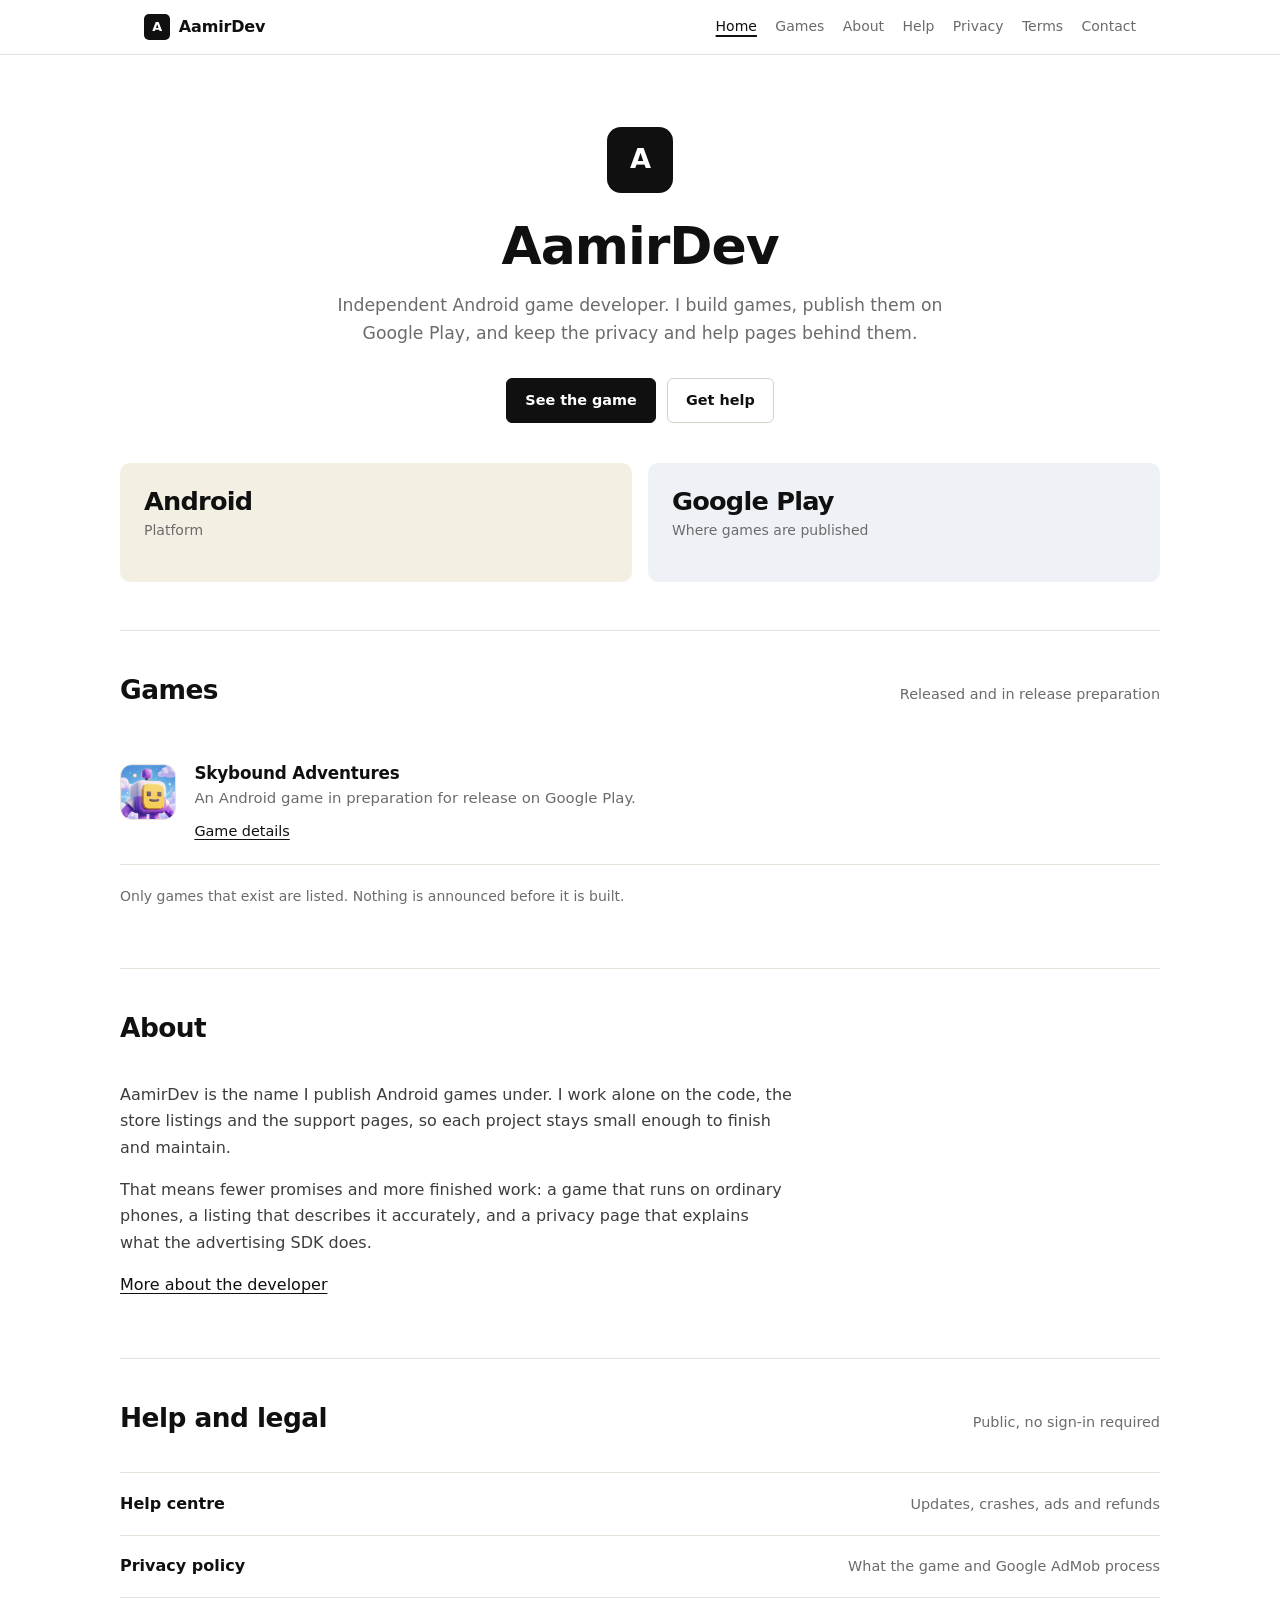
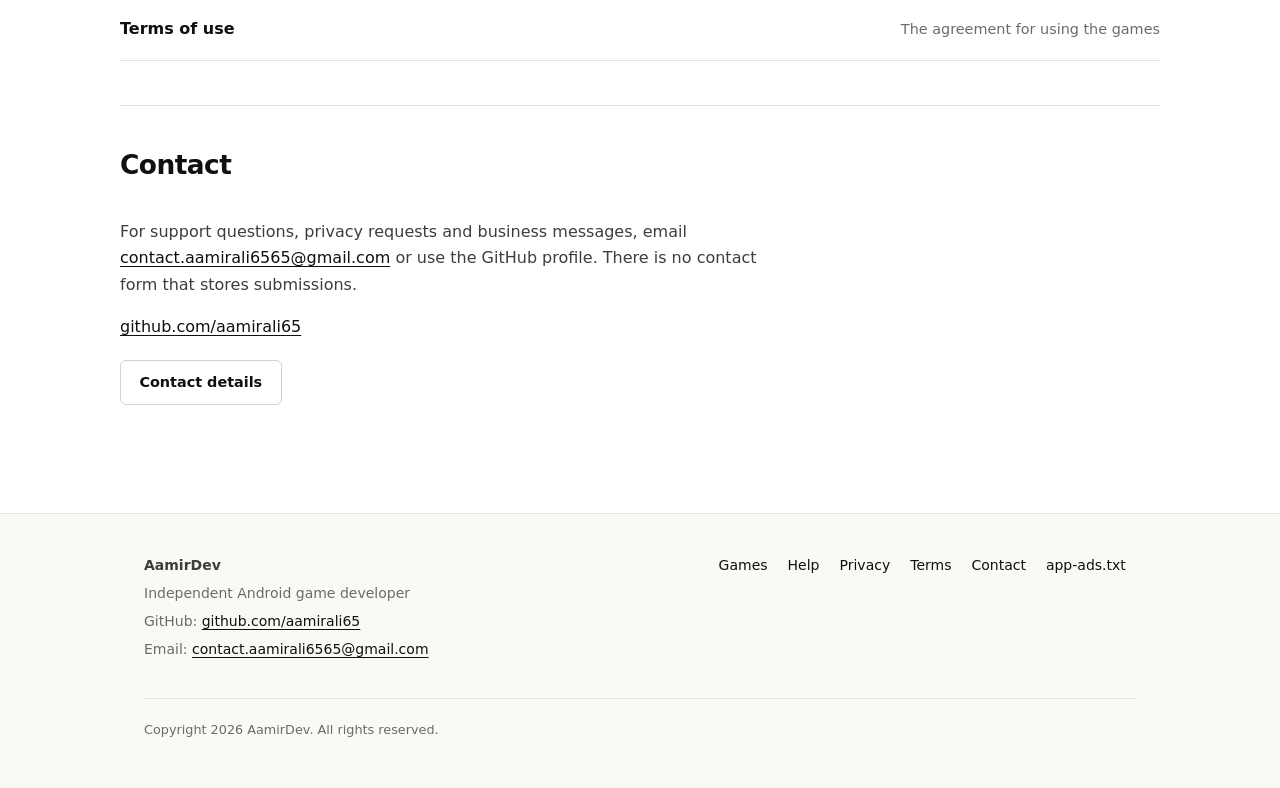
<file: index.html>
<!DOCTYPE html>
<html lang="en">
<head>
<meta charset="utf-8">
<meta name="viewport" content="width=device-width, initial-scale=1">
<title>AamirDev - Android games</title>
<meta name="description" content="AamirDev is an independent Android game developer. Games, help centre, privacy policy and terms.">
<link rel="icon" href="favicon.svg" type="image/svg+xml">
<link rel="stylesheet" href="style.css?v=2">
</head>
<body>

<header class="site-header">
  <div class="header-inner">
    <a class="brand" href="index.html"><span class="brand-mark" aria-hidden="true">A</span>AamirDev</a>
    <nav class="nav" aria-label="Main">
      <a href="index.html" aria-current="page">Home</a>
      <a href="games/">Games</a>
      <a href="about.html">About</a>
      <a href="support/">Help</a>
      <a href="privacy/">Privacy</a>
      <a href="terms/">Terms</a>
      <a href="contact.html">Contact</a>
    </nav>
  </div>
</header>

<main>
  <section class="wrap hero">
    <div class="hero-mark" aria-hidden="true">A</div>
    <h1>AamirDev</h1>
    <p class="lead">Independent Android game developer. I build games, publish them on Google Play, and keep the privacy and help pages behind them.</p>
    <div class="actions">
      <a class="btn" href="games/">See the game</a>
      <a class="btn btn-secondary" href="support/">Get help</a>
    </div>
    <div class="tiles">
      <div class="tile tile-sand">
        <p class="value">Android</p>
        <p class="label">Platform</p>
      </div>
      <div class="tile tile-mist">
        <p class="value">Google Play</p>
        <p class="label">Where games are published</p>
      </div>
    </div>
  </section>

  <section class="wrap section">
    <div class="section-head">
      <h2>Games</h2>
      <p>Released and in release preparation</p>
    </div>
    <div class="app-row">
      <img class="app-icon" src="assets/skybound_icon-192.png" alt="" width="56" height="56">
      <div class="app-body">
        <h3>Skybound Adventures</h3>
        <p>An Android game in preparation for release on Google Play.</p>
        <a href="games/skybound-adventures.html">Game details</a>
      </div>
    </div>
    <p class="section-note" style="margin-top:1.25rem;font-size:0.875rem;color:var(--muted)">Only games that exist are listed. Nothing is announced before it is built.</p>
  </section>

  <section class="wrap section">
    <div class="section-head">
      <h2>About</h2>
    </div>
    <div class="prose">
      <p>AamirDev is the name I publish Android games under. I work alone on the code, the store listings and the support pages, so each project stays small enough to finish and maintain.</p>
      <p>That means fewer promises and more finished work: a game that runs on ordinary phones, a listing that describes it accurately, and a privacy page that explains what the advertising SDK does.</p>
      <p><a href="about.html">More about the developer</a></p>
    </div>
  </section>

  <section class="wrap section">
    <div class="section-head">
      <h2>Help and legal</h2>
      <p>Public, no sign-in required</p>
    </div>
    <ul class="link-list">
      <li>
        <a href="support/">Help centre</a>
        <span>Updates, crashes, ads and refunds</span>
      </li>
      <li>
        <a href="privacy/">Privacy policy</a>
        <span>What the game and Google AdMob process</span>
      </li>
      <li>
        <a href="terms/">Terms of use</a>
        <span>The agreement for using the games</span>
      </li>
    </ul>
  </section>

  <section class="wrap section">
    <div class="section-head">
      <h2>Contact</h2>
    </div>
    <div class="prose">
      <p>For support questions, privacy requests and business messages, email <a href="mailto:contact.aamirali6565@gmail.com">contact.aamirali6565@gmail.com</a> or use the GitHub profile. There is no contact form that stores submissions.</p>
      <p><a href="https://github.com/aamirali65">github.com/aamirali65</a></p>
      <div class="actions" style="justify-content:flex-start;margin-top:1.25rem">
        <a class="btn btn-secondary" href="contact.html">Contact details</a>
      </div>
    </div>
  </section>
</main>

<footer class="site-footer">
  <div class="wrap">
    <div class="footer-grid">
      <div>
        <p><strong>AamirDev</strong></p>
        <p class="footer-meta">Independent Android game developer</p>
        <p class="footer-meta">GitHub: <a href="https://github.com/aamirali65">github.com/aamirali65</a></p>
        <p class="footer-meta">Email: <a href="mailto:contact.aamirali6565@gmail.com">contact.aamirali6565@gmail.com</a></p>
      </div>
      <div class="footer-links">
        <a href="games/">Games</a>
        <a href="support/">Help</a>
        <a href="privacy/">Privacy</a>
        <a href="terms/">Terms</a>
        <a href="contact.html">Contact</a>
        <a href="app-ads.txt">app-ads.txt</a>
      </div>
    </div>
    <p class="footer-bottom">Copyright 2026 AamirDev. All rights reserved.</p>
  </div>
</footer>

</body>
</html>
</file>
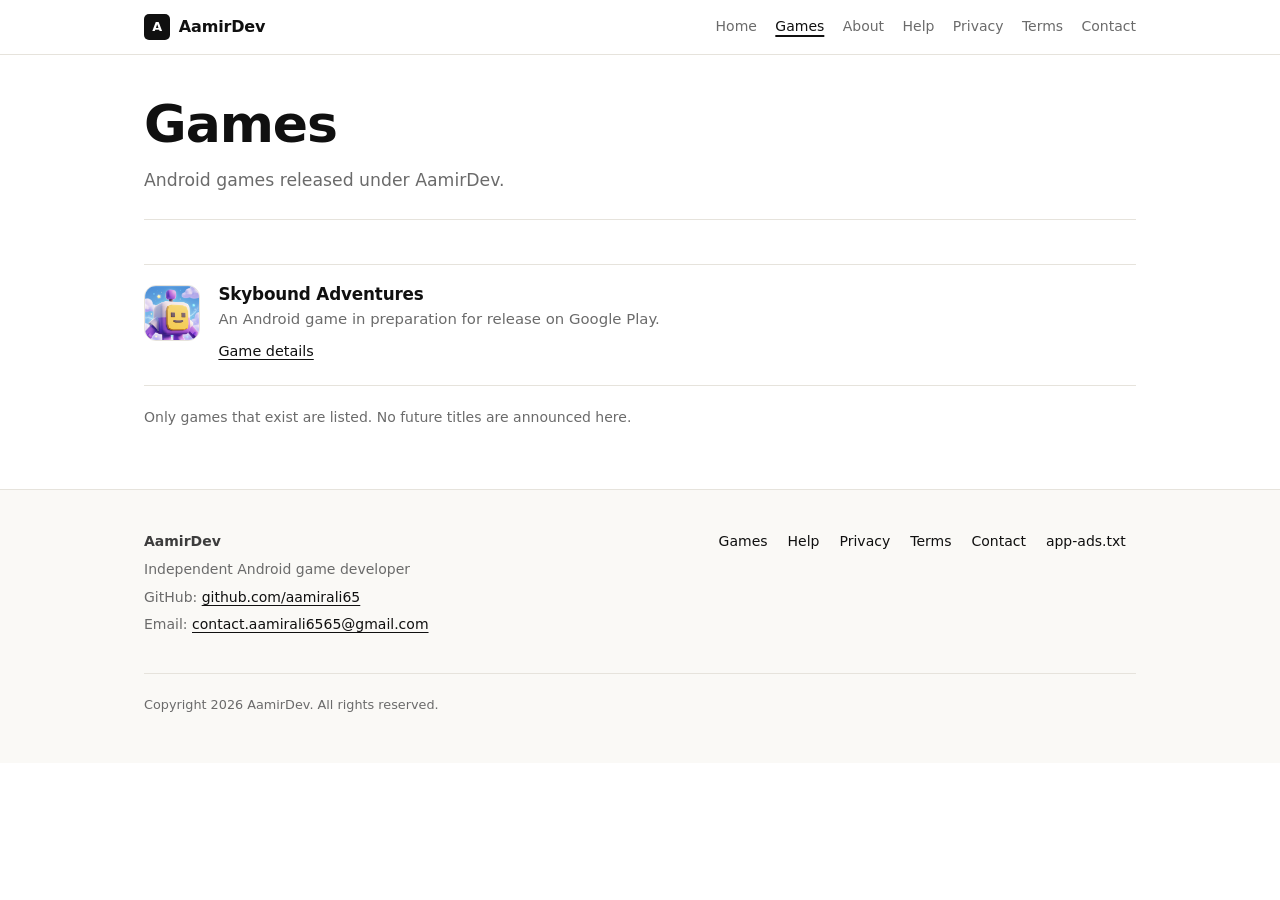
<file: games/index.html>
<!DOCTYPE html>
<html lang="en">
<head>
<meta charset="utf-8">
<meta name="viewport" content="width=device-width, initial-scale=1">
<title>Games - AamirDev</title>
<meta name="description" content="Android games published by AamirDev.">
<link rel="icon" href="../favicon.svg" type="image/svg+xml">
<link rel="stylesheet" href="../style.css?v=2">
</head>
<body>

<header class="site-header">
  <div class="header-inner">
    <a class="brand" href="../index.html"><span class="brand-mark" aria-hidden="true">A</span>AamirDev</a>
    <nav class="nav" aria-label="Main">
      <a href="../index.html">Home</a>
      <a href="../games/" aria-current="page">Games</a>
      <a href="../about.html">About</a>
      <a href="../support/">Help</a>
      <a href="../privacy/">Privacy</a>
      <a href="../terms/">Terms</a>
      <a href="../contact.html">Contact</a>
    </nav>
  </div>
</header>

<main class="wrap">
  <section class="help-intro">
    <h1>Games</h1>
    <p class="lead">Android games released under AamirDev.</p>
  </section>

  <section class="section">
    <div class="app-row">
      <img class="app-icon" src="../assets/skybound_icon-192.png" alt="" width="56" height="56">
      <div class="app-body">
        <h3>Skybound Adventures</h3>
        <p>An Android game in preparation for release on Google Play.</p>
        <a href="skybound-adventures.html">Game details</a>
      </div>
    </div>
    <p class="section-note" style="margin-top:1.25rem;font-size:0.875rem;color:var(--muted)">Only games that exist are listed. No future titles are announced here.</p>
  </section>
</main>

<footer class="site-footer">
  <div class="wrap">
    <div class="footer-grid">
      <div>
        <p><strong>AamirDev</strong></p>
        <p class="footer-meta">Independent Android game developer</p>
        <p class="footer-meta">GitHub: <a href="https://github.com/aamirali65">github.com/aamirali65</a></p>
        <p class="footer-meta">Email: <a href="mailto:contact.aamirali6565@gmail.com">contact.aamirali6565@gmail.com</a></p>
      </div>
      <div class="footer-links">
        <a href="../games/">Games</a>
        <a href="../support/">Help</a>
        <a href="../privacy/">Privacy</a>
        <a href="../terms/">Terms</a>
        <a href="../contact.html">Contact</a>
        <a href="../app-ads.txt">app-ads.txt</a>
      </div>
    </div>
    <p class="footer-bottom">Copyright 2026 AamirDev. All rights reserved.</p>
  </div>
</footer>

</body>
</html>
</file>
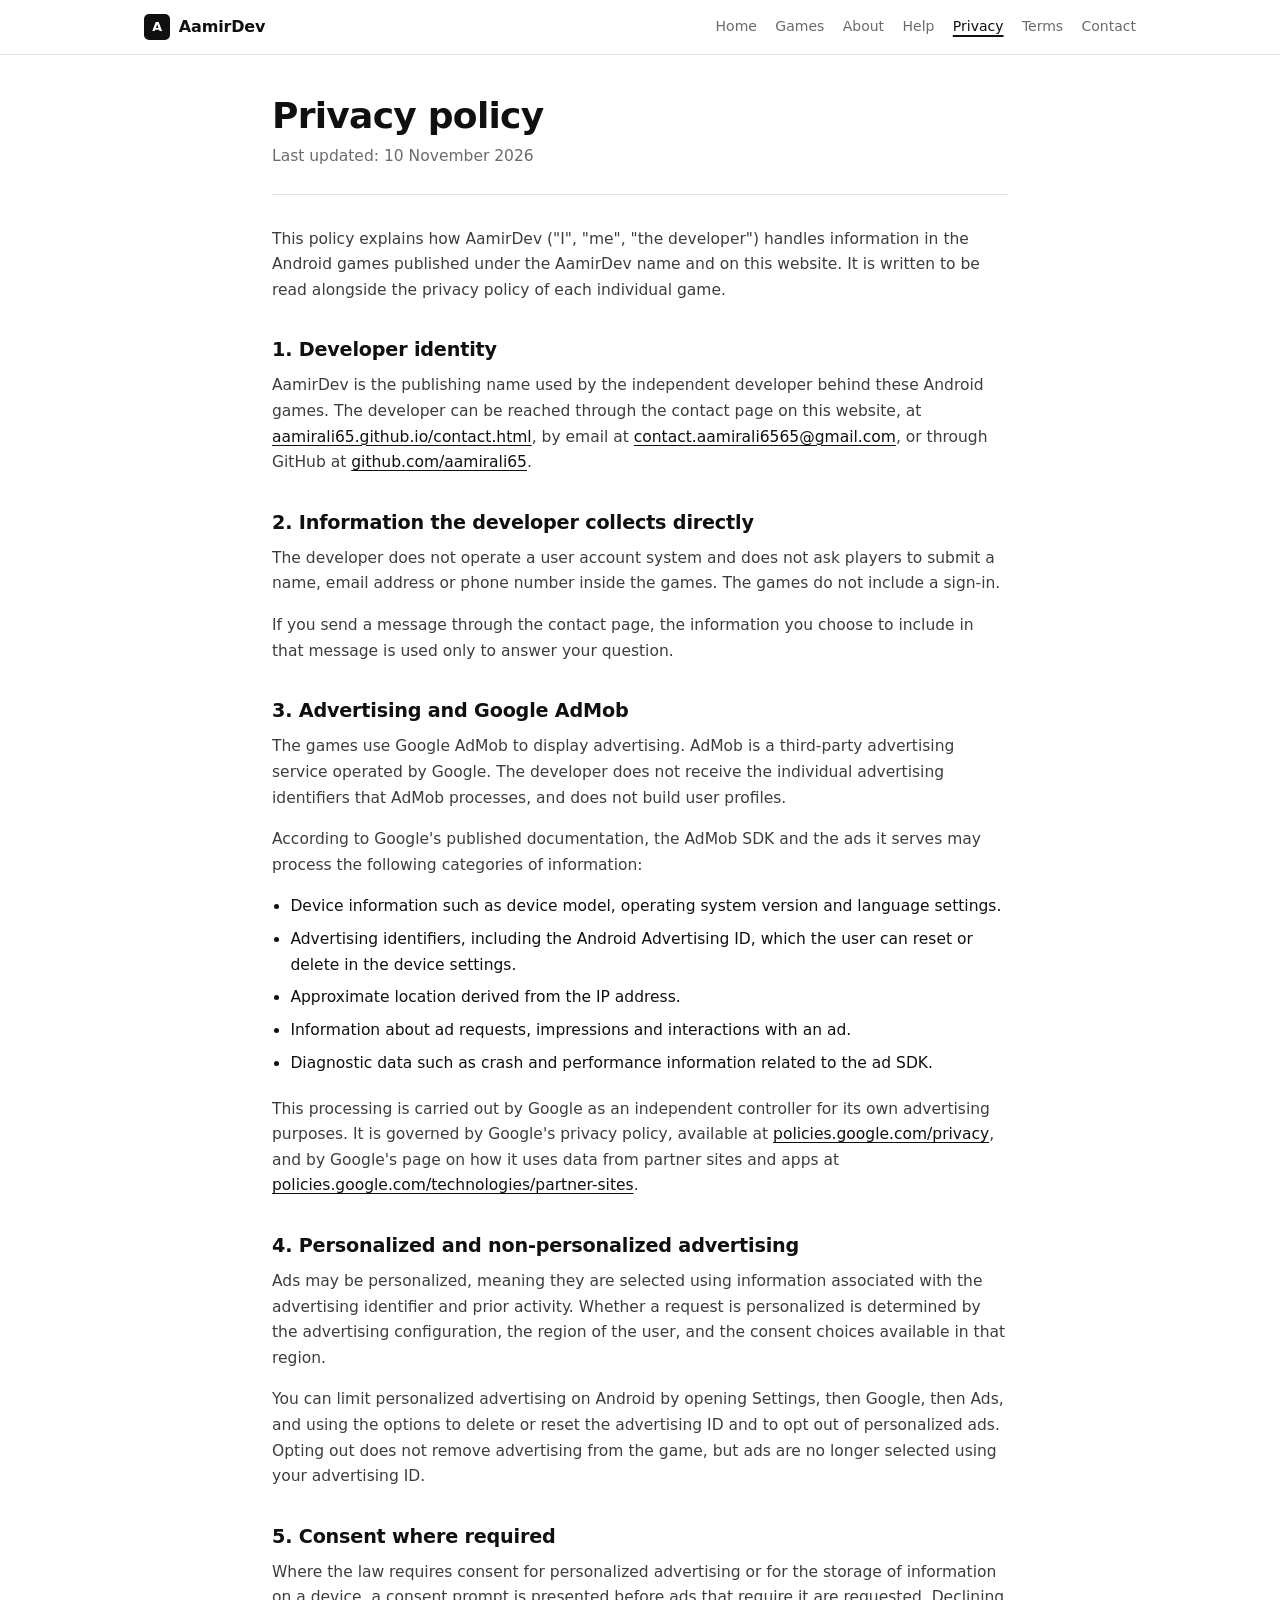
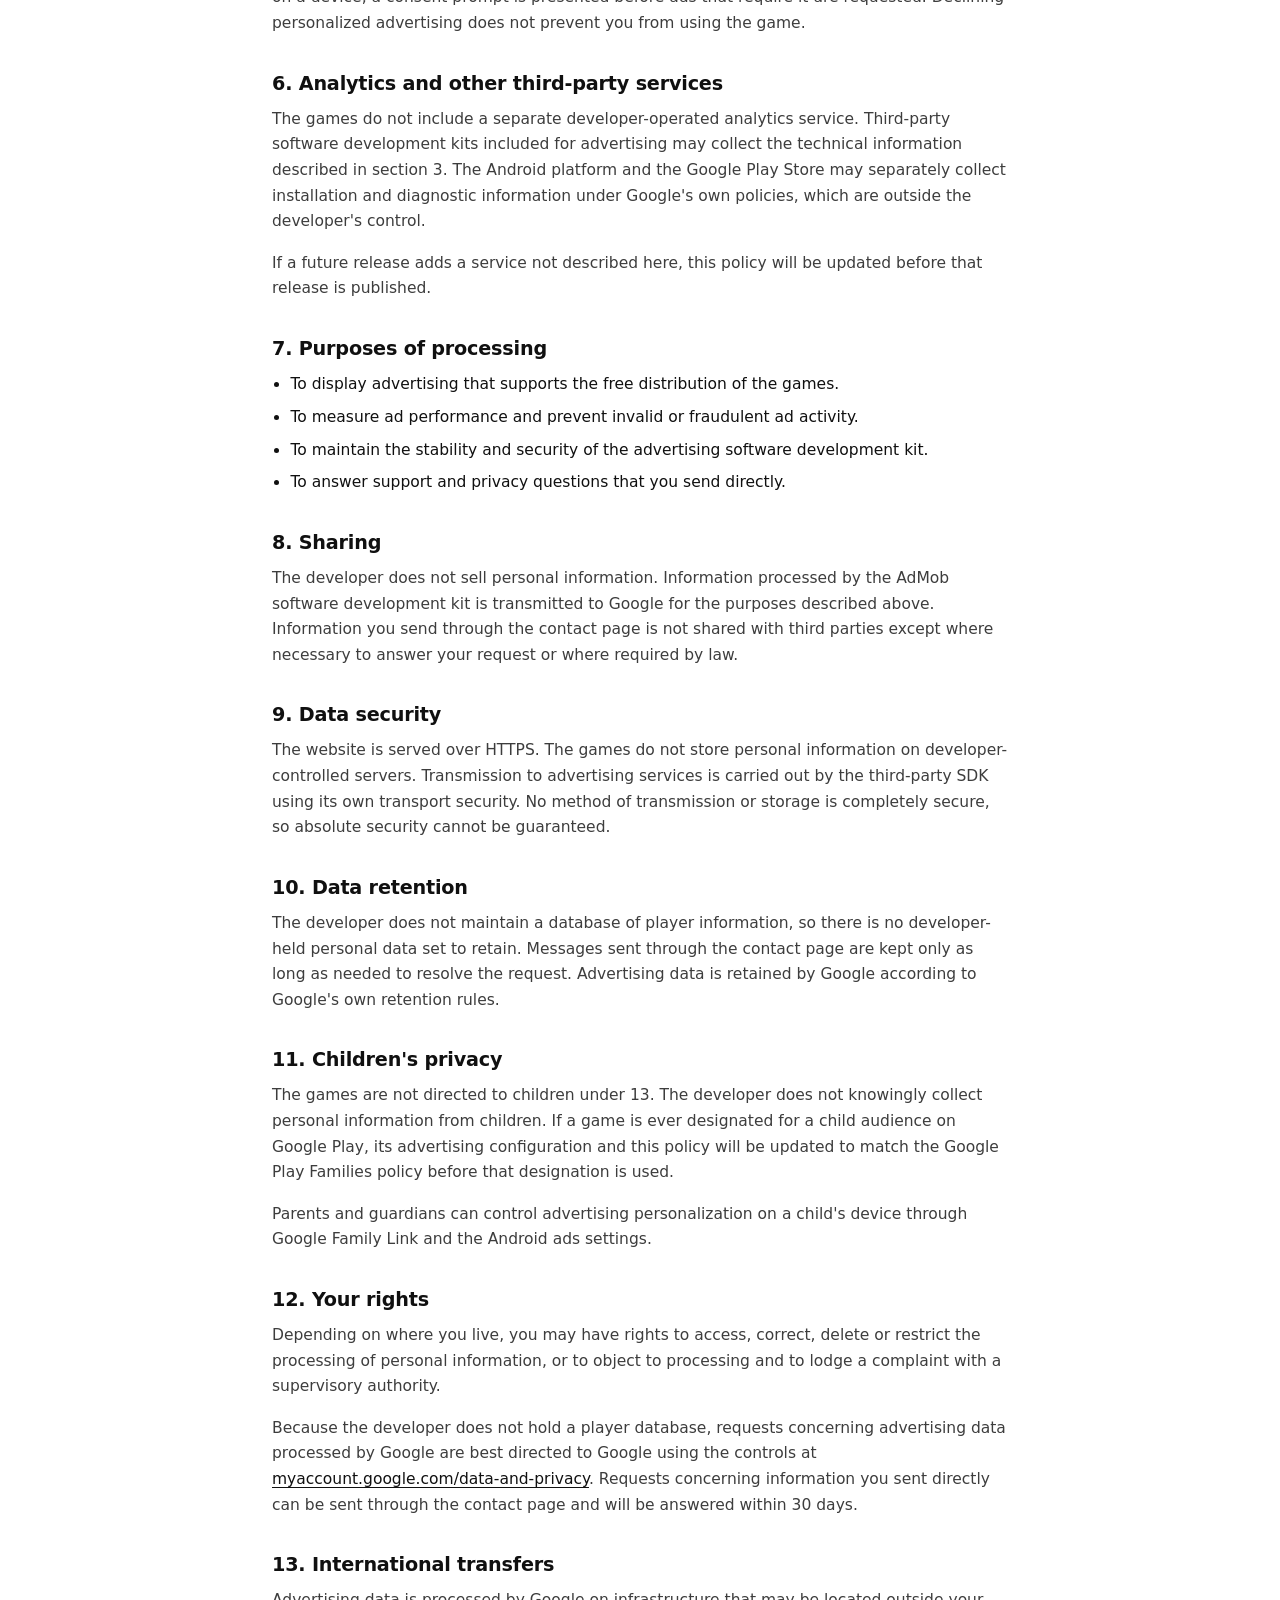
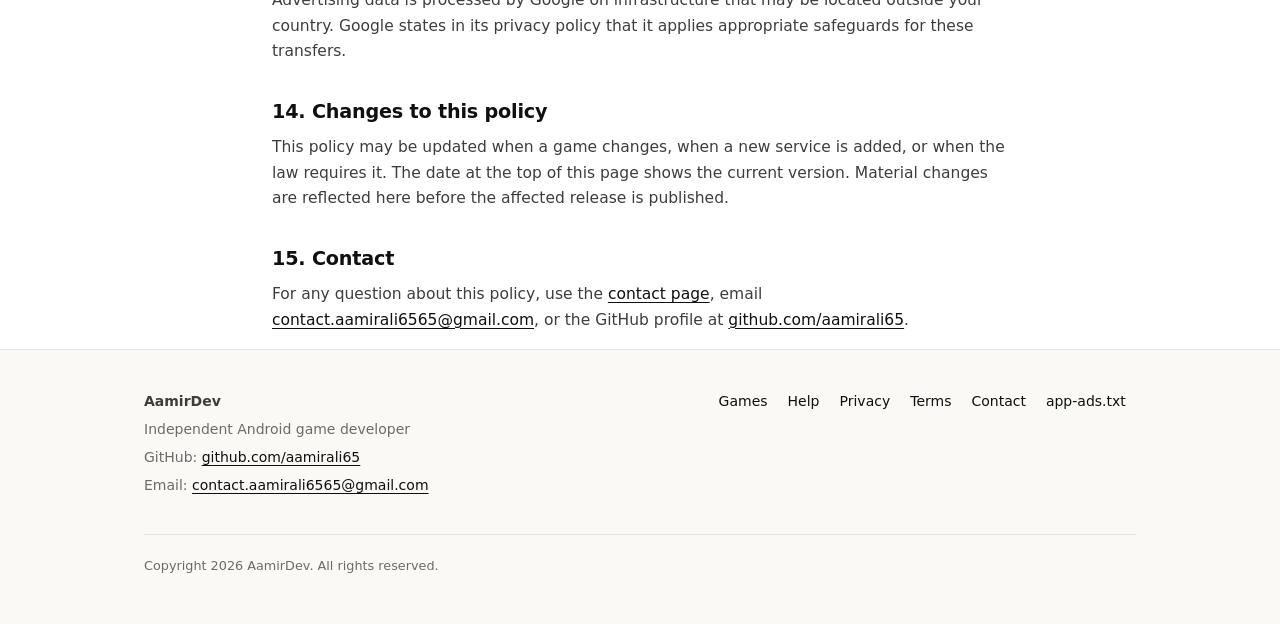
<file: privacy/index.html>
<!DOCTYPE html>
<html lang="en">
<head>
<meta charset="utf-8">
<meta name="viewport" content="width=device-width, initial-scale=1">
<title>Privacy policy - AamirDev</title>
<meta name="description" content="Privacy policy for Android games published by AamirDev, including Google AdMob advertising.">
<link rel="icon" href="../favicon.svg" type="image/svg+xml">
<link rel="stylesheet" href="../style.css?v=2">
</head>
<body>

<header class="site-header">
  <div class="header-inner">
    <a class="brand" href="../index.html"><span class="brand-mark" aria-hidden="true">A</span>AamirDev</a>
    <nav class="nav" aria-label="Main">
      <a href="../index.html">Home</a>
      <a href="../games/">Games</a>
      <a href="../about.html">About</a>
      <a href="../support/">Help</a>
      <a href="../privacy/" aria-current="page">Privacy</a>
      <a href="../terms/">Terms</a>
      <a href="../contact.html">Contact</a>
    </nav>
  </div>
</header>

<main class="wrap">
  <article class="legal">
    <h1>Privacy policy</h1>
    <p class="updated">Last updated: 10 November 2026</p>

    <p>This policy explains how AamirDev ("I", "me", "the developer") handles information in the Android games published under the AamirDev name and on this website. It is written to be read alongside the privacy policy of each individual game.</p>

    <h2>1. Developer identity</h2>
    <p>AamirDev is the publishing name used by the independent developer behind these Android games. The developer can be reached through the contact page on this website, at <a href="https://aamirali65.github.io/contact.html">aamirali65.github.io/contact.html</a>, by email at <a href="mailto:contact.aamirali6565@gmail.com">contact.aamirali6565@gmail.com</a>, or through GitHub at <a href="https://github.com/aamirali65">github.com/aamirali65</a>.</p>

    <h2>2. Information the developer collects directly</h2>
    <p>The developer does not operate a user account system and does not ask players to submit a name, email address or phone number inside the games. The games do not include a sign-in.</p>
    <p>If you send a message through the contact page, the information you choose to include in that message is used only to answer your question.</p>

    <h2>3. Advertising and Google AdMob</h2>
    <p>The games use Google AdMob to display advertising. AdMob is a third-party advertising service operated by Google. The developer does not receive the individual advertising identifiers that AdMob processes, and does not build user profiles.</p>
    <p>According to Google's published documentation, the AdMob SDK and the ads it serves may process the following categories of information:</p>
    <ul>
      <li>Device information such as device model, operating system version and language settings.</li>
      <li>Advertising identifiers, including the Android Advertising ID, which the user can reset or delete in the device settings.</li>
      <li>Approximate location derived from the IP address.</li>
      <li>Information about ad requests, impressions and interactions with an ad.</li>
      <li>Diagnostic data such as crash and performance information related to the ad SDK.</li>
    </ul>
    <p>This processing is carried out by Google as an independent controller for its own advertising purposes. It is governed by Google's privacy policy, available at <a href="https://policies.google.com/privacy">policies.google.com/privacy</a>, and by Google's page on how it uses data from partner sites and apps at <a href="https://policies.google.com/technologies/partner-sites">policies.google.com/technologies/partner-sites</a>.</p>

    <h2>4. Personalized and non-personalized advertising</h2>
    <p>Ads may be personalized, meaning they are selected using information associated with the advertising identifier and prior activity. Whether a request is personalized is determined by the advertising configuration, the region of the user, and the consent choices available in that region.</p>
    <p>You can limit personalized advertising on Android by opening Settings, then Google, then Ads, and using the options to delete or reset the advertising ID and to opt out of personalized ads. Opting out does not remove advertising from the game, but ads are no longer selected using your advertising ID.</p>

    <h2>5. Consent where required</h2>
    <p>Where the law requires consent for personalized advertising or for the storage of information on a device, a consent prompt is presented before ads that require it are requested. Declining personalized advertising does not prevent you from using the game.</p>

    <h2>6. Analytics and other third-party services</h2>
    <p>The games do not include a separate developer-operated analytics service. Third-party software development kits included for advertising may collect the technical information described in section 3. The Android platform and the Google Play Store may separately collect installation and diagnostic information under Google's own policies, which are outside the developer's control.</p>
    <p>If a future release adds a service not described here, this policy will be updated before that release is published.</p>

    <h2>7. Purposes of processing</h2>
    <ul>
      <li>To display advertising that supports the free distribution of the games.</li>
      <li>To measure ad performance and prevent invalid or fraudulent ad activity.</li>
      <li>To maintain the stability and security of the advertising software development kit.</li>
      <li>To answer support and privacy questions that you send directly.</li>
    </ul>

    <h2>8. Sharing</h2>
    <p>The developer does not sell personal information. Information processed by the AdMob software development kit is transmitted to Google for the purposes described above. Information you send through the contact page is not shared with third parties except where necessary to answer your request or where required by law.</p>

    <h2>9. Data security</h2>
    <p>The website is served over HTTPS. The games do not store personal information on developer-controlled servers. Transmission to advertising services is carried out by the third-party SDK using its own transport security. No method of transmission or storage is completely secure, so absolute security cannot be guaranteed.</p>

    <h2>10. Data retention</h2>
    <p>The developer does not maintain a database of player information, so there is no developer-held personal data set to retain. Messages sent through the contact page are kept only as long as needed to resolve the request. Advertising data is retained by Google according to Google's own retention rules.</p>

    <h2>11. Children's privacy</h2>
    <p>The games are not directed to children under 13. The developer does not knowingly collect personal information from children. If a game is ever designated for a child audience on Google Play, its advertising configuration and this policy will be updated to match the Google Play Families policy before that designation is used.</p>
    <p>Parents and guardians can control advertising personalization on a child's device through Google Family Link and the Android ads settings.</p>

    <h2>12. Your rights</h2>
    <p>Depending on where you live, you may have rights to access, correct, delete or restrict the processing of personal information, or to object to processing and to lodge a complaint with a supervisory authority.</p>
    <p>Because the developer does not hold a player database, requests concerning advertising data processed by Google are best directed to Google using the controls at <a href="https://myaccount.google.com/data-and-privacy">myaccount.google.com/data-and-privacy</a>. Requests concerning information you sent directly can be sent through the contact page and will be answered within 30 days.</p>

    <h2>13. International transfers</h2>
    <p>Advertising data is processed by Google on infrastructure that may be located outside your country. Google states in its privacy policy that it applies appropriate safeguards for these transfers.</p>

    <h2>14. Changes to this policy</h2>
    <p>This policy may be updated when a game changes, when a new service is added, or when the law requires it. The date at the top of this page shows the current version. Material changes are reflected here before the affected release is published.</p>

    <h2>15. Contact</h2>
    <p>For any question about this policy, use the <a href="../contact.html">contact page</a>, email <a href="mailto:contact.aamirali6565@gmail.com">contact.aamirali6565@gmail.com</a>, or the GitHub profile at <a href="https://github.com/aamirali65">github.com/aamirali65</a>.</p>
  </article>
</main>

<footer class="site-footer">
  <div class="wrap">
    <div class="footer-grid">
      <div>
        <p><strong>AamirDev</strong></p>
        <p class="footer-meta">Independent Android game developer</p>
        <p class="footer-meta">GitHub: <a href="https://github.com/aamirali65">github.com/aamirali65</a></p>
        <p class="footer-meta">Email: <a href="mailto:contact.aamirali6565@gmail.com">contact.aamirali6565@gmail.com</a></p>
      </div>
      <div class="footer-links">
        <a href="../games/">Games</a>
        <a href="../support/">Help</a>
        <a href="../privacy/">Privacy</a>
        <a href="../terms/">Terms</a>
        <a href="../contact.html">Contact</a>
        <a href="../app-ads.txt">app-ads.txt</a>
      </div>
    </div>
    <p class="footer-bottom">Copyright 2026 AamirDev. All rights reserved.</p>
  </div>
</footer>

</body>
</html>
</file>
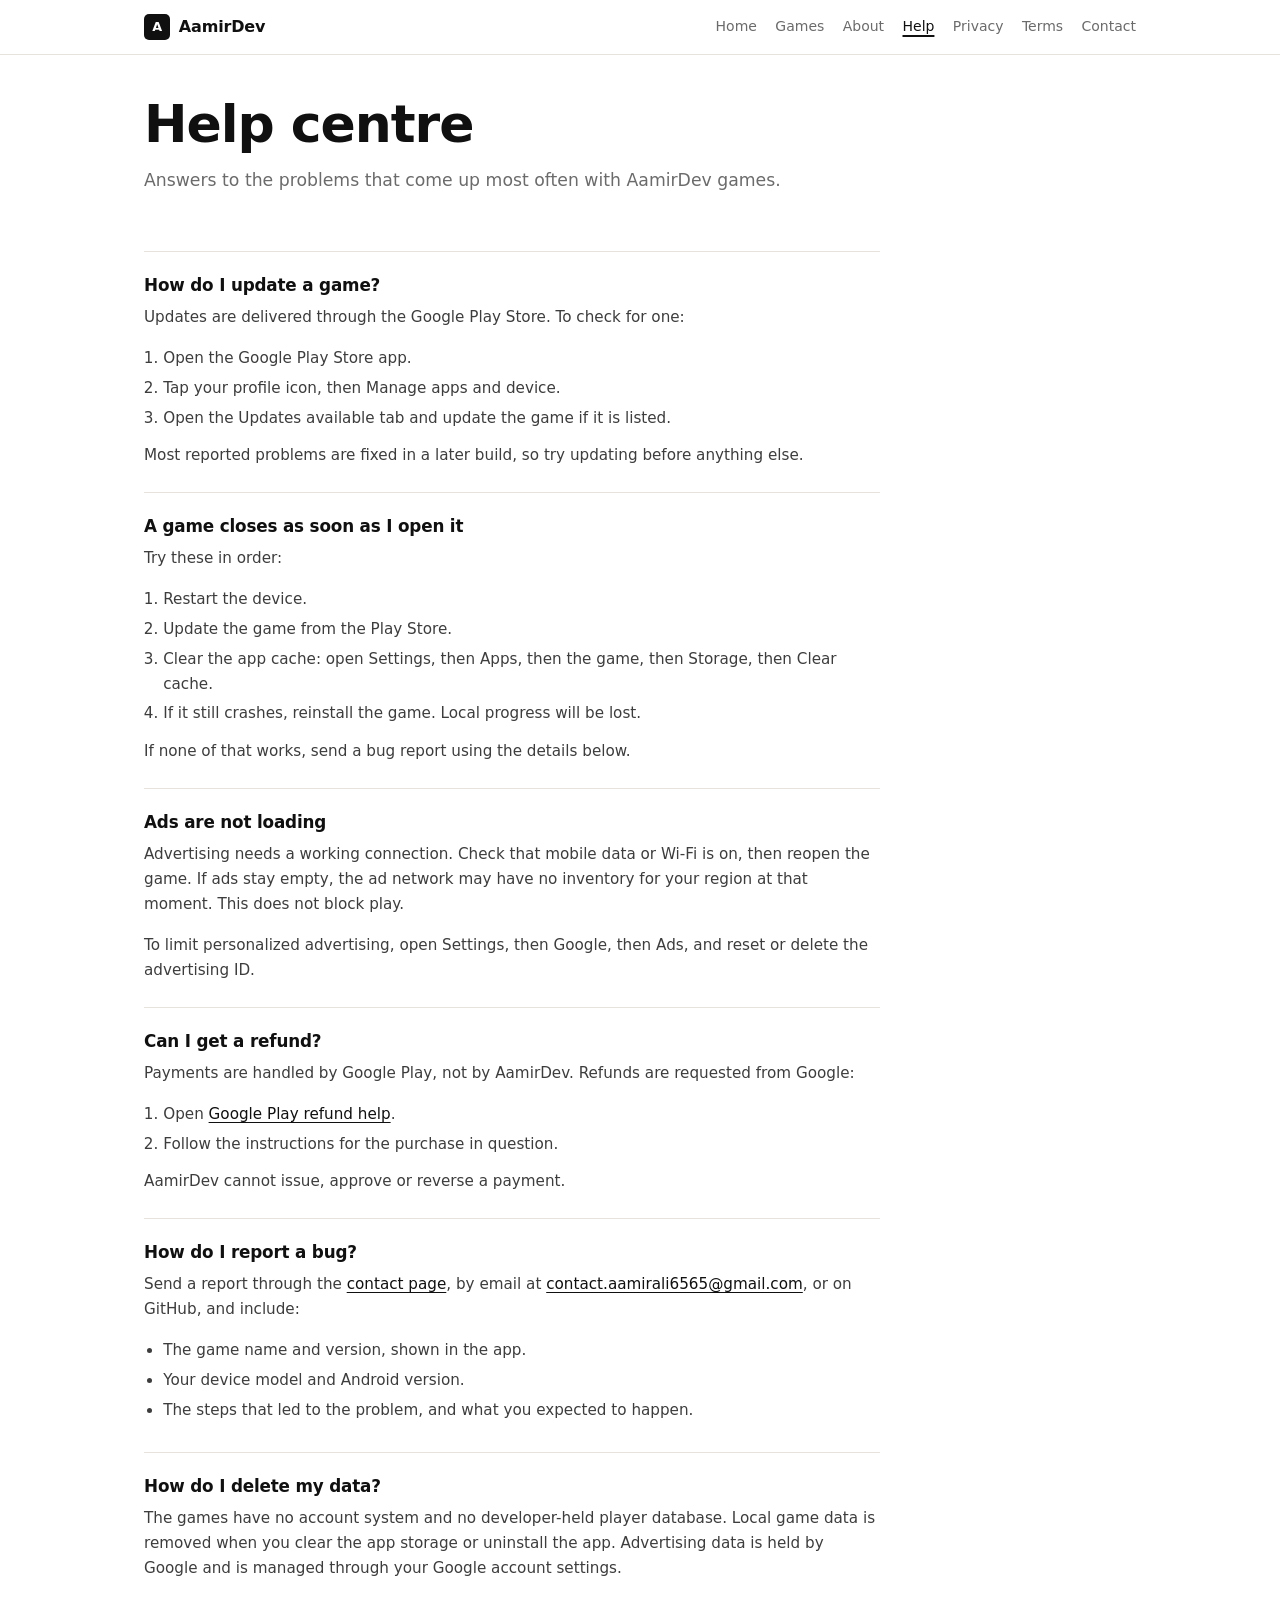
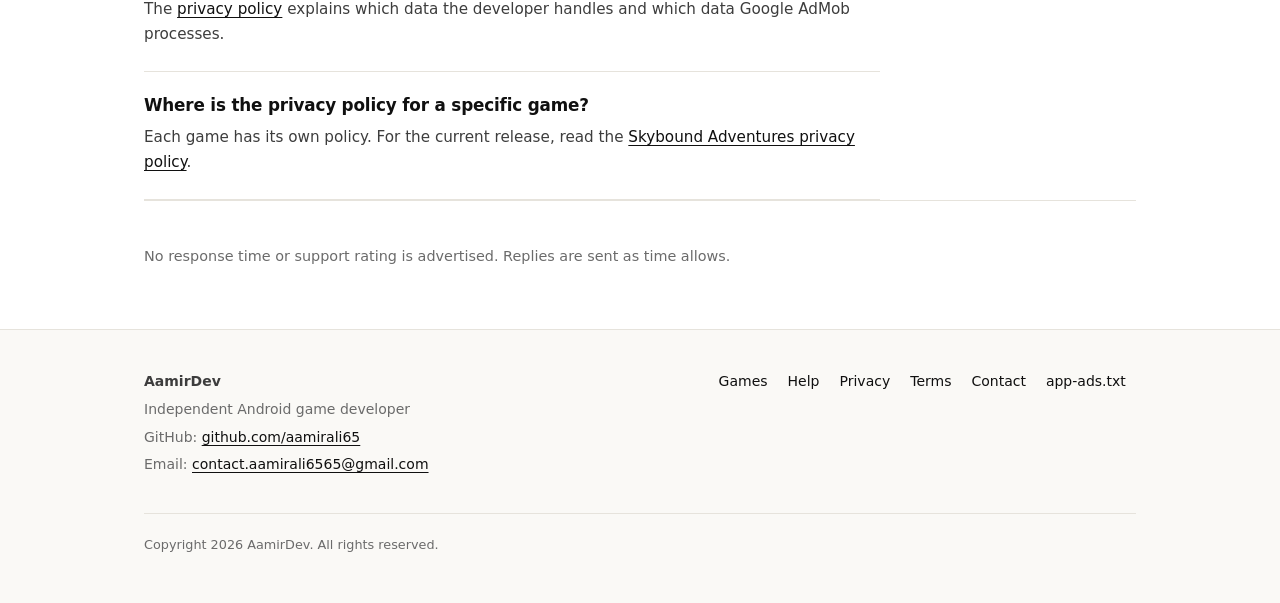
<file: support/index.html>
<!DOCTYPE html>
<html lang="en">
<head>
<meta charset="utf-8">
<meta name="viewport" content="width=device-width, initial-scale=1">
<title>Help centre - AamirDev</title>
<meta name="description" content="Help centre for Android games published by AamirDev: updates, crashes, advertising, refunds and bug reports.">
<link rel="icon" href="../favicon.svg" type="image/svg+xml">
<link rel="stylesheet" href="../style.css?v=2">
</head>
<body>

<header class="site-header">
  <div class="header-inner">
    <a class="brand" href="../index.html"><span class="brand-mark" aria-hidden="true">A</span>AamirDev</a>
    <nav class="nav" aria-label="Main">
      <a href="../index.html">Home</a>
      <a href="../games/">Games</a>
      <a href="../about.html">About</a>
      <a href="../support/" aria-current="page">Help</a>
      <a href="../privacy/">Privacy</a>
      <a href="../terms/">Terms</a>
      <a href="../contact.html">Contact</a>
    </nav>
  </div>
</header>

<main class="wrap">
  <section class="help-intro">
    <h1>Help centre</h1>
    <p class="lead">Answers to the problems that come up most often with AamirDev games.</p>
  </section>

  <div class="faq">
    <div class="faq-item">
      <h2>How do I update a game?</h2>
      <p>Updates are delivered through the Google Play Store. To check for one:</p>
      <ol>
        <li>Open the Google Play Store app.</li>
        <li>Tap your profile icon, then Manage apps and device.</li>
        <li>Open the Updates available tab and update the game if it is listed.</li>
      </ol>
      <p>Most reported problems are fixed in a later build, so try updating before anything else.</p>
    </div>

    <div class="faq-item">
      <h2>A game closes as soon as I open it</h2>
      <p>Try these in order:</p>
      <ol>
        <li>Restart the device.</li>
        <li>Update the game from the Play Store.</li>
        <li>Clear the app cache: open Settings, then Apps, then the game, then Storage, then Clear cache.</li>
        <li>If it still crashes, reinstall the game. Local progress will be lost.</li>
      </ol>
      <p>If none of that works, send a bug report using the details below.</p>
    </div>

    <div class="faq-item">
      <h2>Ads are not loading</h2>
      <p>Advertising needs a working connection. Check that mobile data or Wi-Fi is on, then reopen the game. If ads stay empty, the ad network may have no inventory for your region at that moment. This does not block play.</p>
      <p>To limit personalized advertising, open Settings, then Google, then Ads, and reset or delete the advertising ID.</p>
    </div>

    <div class="faq-item">
      <h2>Can I get a refund?</h2>
      <p>Payments are handled by Google Play, not by AamirDev. Refunds are requested from Google:</p>
      <ol>
        <li>Open <a href="https://support.google.com/googleplay/answer/2479637">Google Play refund help</a>.</li>
        <li>Follow the instructions for the purchase in question.</li>
      </ol>
      <p>AamirDev cannot issue, approve or reverse a payment.</p>
    </div>

    <div class="faq-item">
      <h2>How do I report a bug?</h2>
      <p>Send a report through the <a href="../contact.html">contact page</a>, by email at <a href="mailto:contact.aamirali6565@gmail.com">contact.aamirali6565@gmail.com</a>, or on GitHub, and include:</p>
      <ul>
        <li>The game name and version, shown in the app.</li>
        <li>Your device model and Android version.</li>
        <li>The steps that led to the problem, and what you expected to happen.</li>
      </ul>
    </div>

    <div class="faq-item">
      <h2>How do I delete my data?</h2>
      <p>The games have no account system and no developer-held player database. Local game data is removed when you clear the app storage or uninstall the app. Advertising data is held by Google and is managed through your Google account settings.</p>
      <p>The <a href="../privacy/">privacy policy</a> explains which data the developer handles and which data Google AdMob processes.</p>
    </div>

    <div class="faq-item">
      <h2>Where is the privacy policy for a specific game?</h2>
      <p>Each game has its own policy. For the current release, read the <a href="../privacy/skybound-adventures.html">Skybound Adventures privacy policy</a>.</p>
    </div>
  </div>

  <section class="section">
    <p style="font-size:0.9rem;color:var(--muted)">No response time or support rating is advertised. Replies are sent as time allows.</p>
  </section>
</main>

<footer class="site-footer">
  <div class="wrap">
    <div class="footer-grid">
      <div>
        <p><strong>AamirDev</strong></p>
        <p class="footer-meta">Independent Android game developer</p>
        <p class="footer-meta">GitHub: <a href="https://github.com/aamirali65">github.com/aamirali65</a></p>
        <p class="footer-meta">Email: <a href="mailto:contact.aamirali6565@gmail.com">contact.aamirali6565@gmail.com</a></p>
      </div>
      <div class="footer-links">
        <a href="../games/">Games</a>
        <a href="../support/">Help</a>
        <a href="../privacy/">Privacy</a>
        <a href="../terms/">Terms</a>
        <a href="../contact.html">Contact</a>
        <a href="../app-ads.txt">app-ads.txt</a>
      </div>
    </div>
    <p class="footer-bottom">Copyright 2026 AamirDev. All rights reserved.</p>
  </div>
</footer>

</body>
</html>
</file>
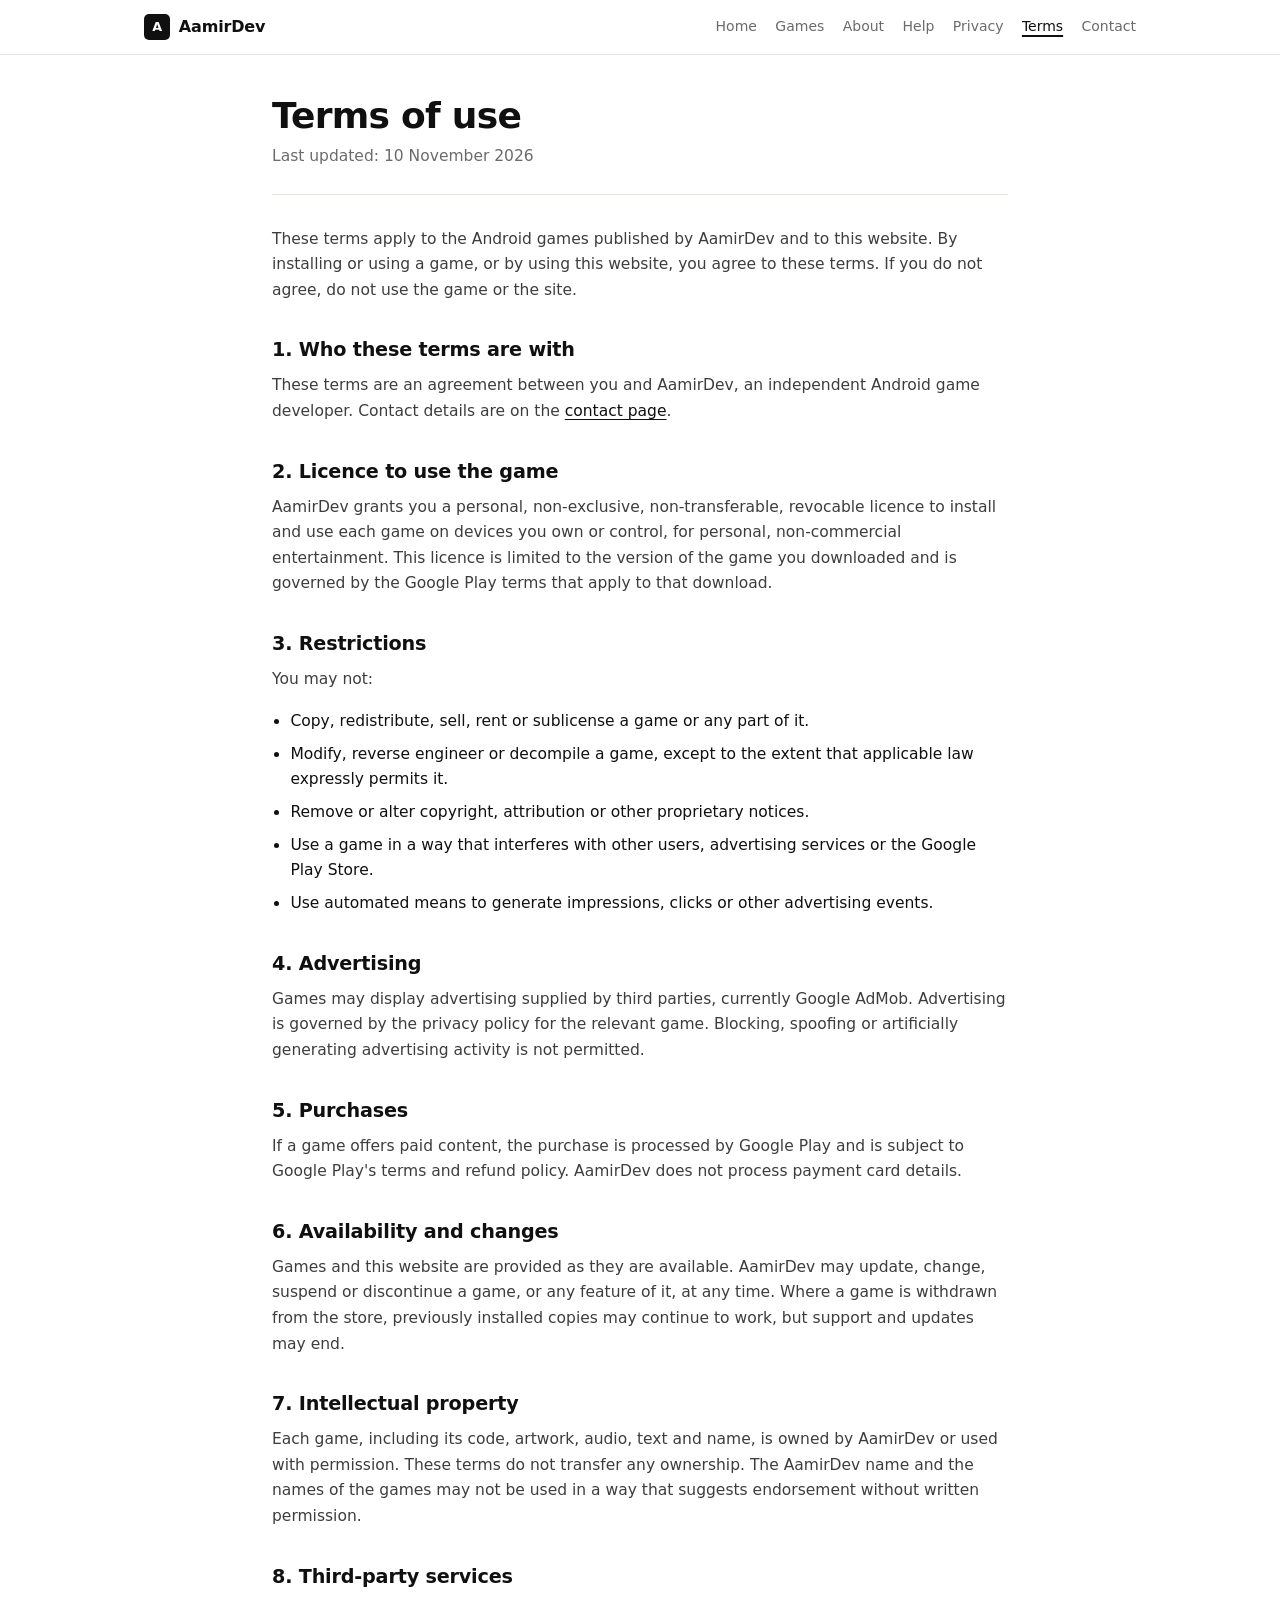
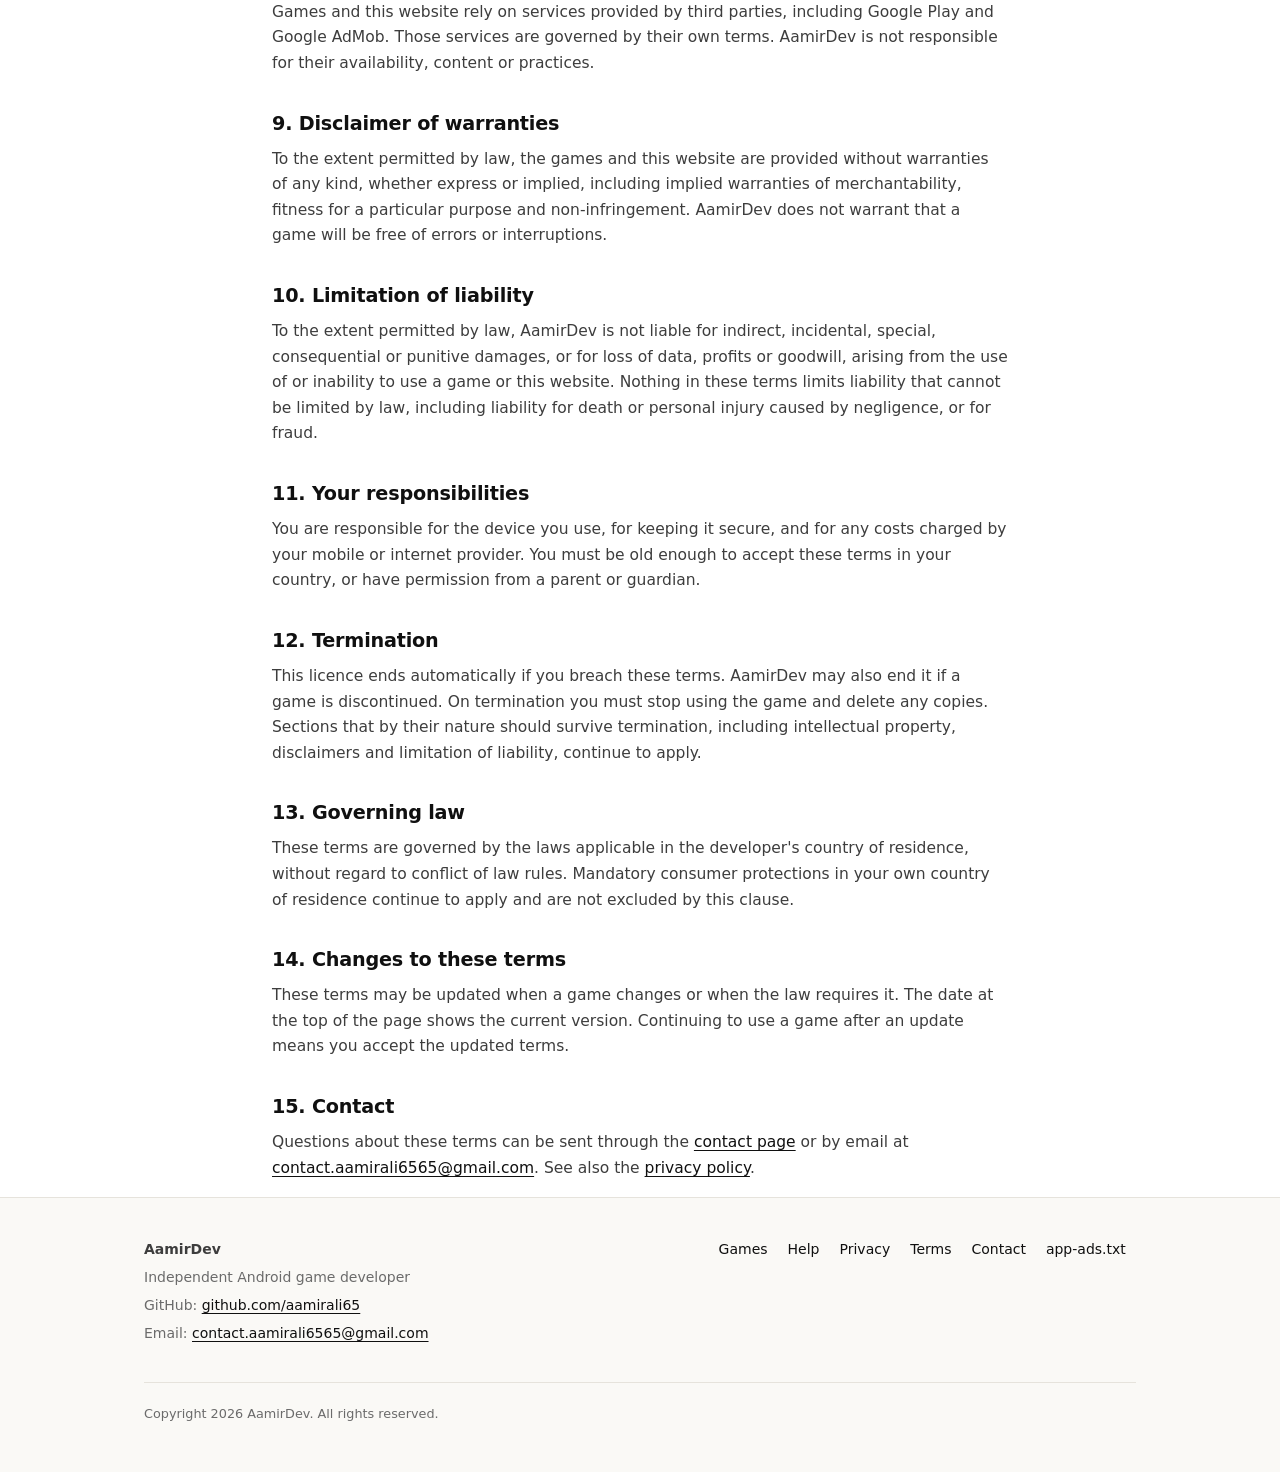
<file: terms/index.html>
<!DOCTYPE html>
<html lang="en">
<head>
<meta charset="utf-8">
<meta name="viewport" content="width=device-width, initial-scale=1">
<title>Terms of use - AamirDev</title>
<meta name="description" content="Terms of use for Android games and this website, published by AamirDev.">
<link rel="icon" href="../favicon.svg" type="image/svg+xml">
<link rel="stylesheet" href="../style.css?v=2">
</head>
<body>

<header class="site-header">
  <div class="header-inner">
    <a class="brand" href="../index.html"><span class="brand-mark" aria-hidden="true">A</span>AamirDev</a>
    <nav class="nav" aria-label="Main">
      <a href="../index.html">Home</a>
      <a href="../games/">Games</a>
      <a href="../about.html">About</a>
      <a href="../support/">Help</a>
      <a href="../privacy/">Privacy</a>
      <a href="../terms/" aria-current="page">Terms</a>
      <a href="../contact.html">Contact</a>
    </nav>
  </div>
</header>

<main class="wrap">
  <article class="legal">
    <h1>Terms of use</h1>
    <p class="updated">Last updated: 10 November 2026</p>

    <p>These terms apply to the Android games published by AamirDev and to this website. By installing or using a game, or by using this website, you agree to these terms. If you do not agree, do not use the game or the site.</p>

    <h2>1. Who these terms are with</h2>
    <p>These terms are an agreement between you and AamirDev, an independent Android game developer. Contact details are on the <a href="../contact.html">contact page</a>.</p>

    <h2>2. Licence to use the game</h2>
    <p>AamirDev grants you a personal, non-exclusive, non-transferable, revocable licence to install and use each game on devices you own or control, for personal, non-commercial entertainment. This licence is limited to the version of the game you downloaded and is governed by the Google Play terms that apply to that download.</p>

    <h2>3. Restrictions</h2>
    <p>You may not:</p>
    <ul>
      <li>Copy, redistribute, sell, rent or sublicense a game or any part of it.</li>
      <li>Modify, reverse engineer or decompile a game, except to the extent that applicable law expressly permits it.</li>
      <li>Remove or alter copyright, attribution or other proprietary notices.</li>
      <li>Use a game in a way that interferes with other users, advertising services or the Google Play Store.</li>
      <li>Use automated means to generate impressions, clicks or other advertising events.</li>
    </ul>

    <h2>4. Advertising</h2>
    <p>Games may display advertising supplied by third parties, currently Google AdMob. Advertising is governed by the privacy policy for the relevant game. Blocking, spoofing or artificially generating advertising activity is not permitted.</p>

    <h2>5. Purchases</h2>
    <p>If a game offers paid content, the purchase is processed by Google Play and is subject to Google Play's terms and refund policy. AamirDev does not process payment card details.</p>

    <h2>6. Availability and changes</h2>
    <p>Games and this website are provided as they are available. AamirDev may update, change, suspend or discontinue a game, or any feature of it, at any time. Where a game is withdrawn from the store, previously installed copies may continue to work, but support and updates may end.</p>

    <h2>7. Intellectual property</h2>
    <p>Each game, including its code, artwork, audio, text and name, is owned by AamirDev or used with permission. These terms do not transfer any ownership. The AamirDev name and the names of the games may not be used in a way that suggests endorsement without written permission.</p>

    <h2>8. Third-party services</h2>
    <p>Games and this website rely on services provided by third parties, including Google Play and Google AdMob. Those services are governed by their own terms. AamirDev is not responsible for their availability, content or practices.</p>

    <h2>9. Disclaimer of warranties</h2>
    <p>To the extent permitted by law, the games and this website are provided without warranties of any kind, whether express or implied, including implied warranties of merchantability, fitness for a particular purpose and non-infringement. AamirDev does not warrant that a game will be free of errors or interruptions.</p>

    <h2>10. Limitation of liability</h2>
    <p>To the extent permitted by law, AamirDev is not liable for indirect, incidental, special, consequential or punitive damages, or for loss of data, profits or goodwill, arising from the use of or inability to use a game or this website. Nothing in these terms limits liability that cannot be limited by law, including liability for death or personal injury caused by negligence, or for fraud.</p>

    <h2>11. Your responsibilities</h2>
    <p>You are responsible for the device you use, for keeping it secure, and for any costs charged by your mobile or internet provider. You must be old enough to accept these terms in your country, or have permission from a parent or guardian.</p>

    <h2>12. Termination</h2>
    <p>This licence ends automatically if you breach these terms. AamirDev may also end it if a game is discontinued. On termination you must stop using the game and delete any copies. Sections that by their nature should survive termination, including intellectual property, disclaimers and limitation of liability, continue to apply.</p>

    <h2>13. Governing law</h2>
    <p>These terms are governed by the laws applicable in the developer's country of residence, without regard to conflict of law rules. Mandatory consumer protections in your own country of residence continue to apply and are not excluded by this clause.</p>

    <h2>14. Changes to these terms</h2>
    <p>These terms may be updated when a game changes or when the law requires it. The date at the top of the page shows the current version. Continuing to use a game after an update means you accept the updated terms.</p>

    <h2>15. Contact</h2>
    <p>Questions about these terms can be sent through the <a href="../contact.html">contact page</a> or by email at <a href="mailto:contact.aamirali6565@gmail.com">contact.aamirali6565@gmail.com</a>. See also the <a href="../privacy/">privacy policy</a>.</p>
  </article>
</main>

<footer class="site-footer">
  <div class="wrap">
    <div class="footer-grid">
      <div>
        <p><strong>AamirDev</strong></p>
        <p class="footer-meta">Independent Android game developer</p>
        <p class="footer-meta">GitHub: <a href="https://github.com/aamirali65">github.com/aamirali65</a></p>
        <p class="footer-meta">Email: <a href="mailto:contact.aamirali6565@gmail.com">contact.aamirali6565@gmail.com</a></p>
      </div>
      <div class="footer-links">
        <a href="../games/">Games</a>
        <a href="../support/">Help</a>
        <a href="../privacy/">Privacy</a>
        <a href="../terms/">Terms</a>
        <a href="../contact.html">Contact</a>
        <a href="../app-ads.txt">app-ads.txt</a>
      </div>
    </div>
    <p class="footer-bottom">Copyright 2026 AamirDev. All rights reserved.</p>
  </div>
</footer>

</body>
</html>
</file>
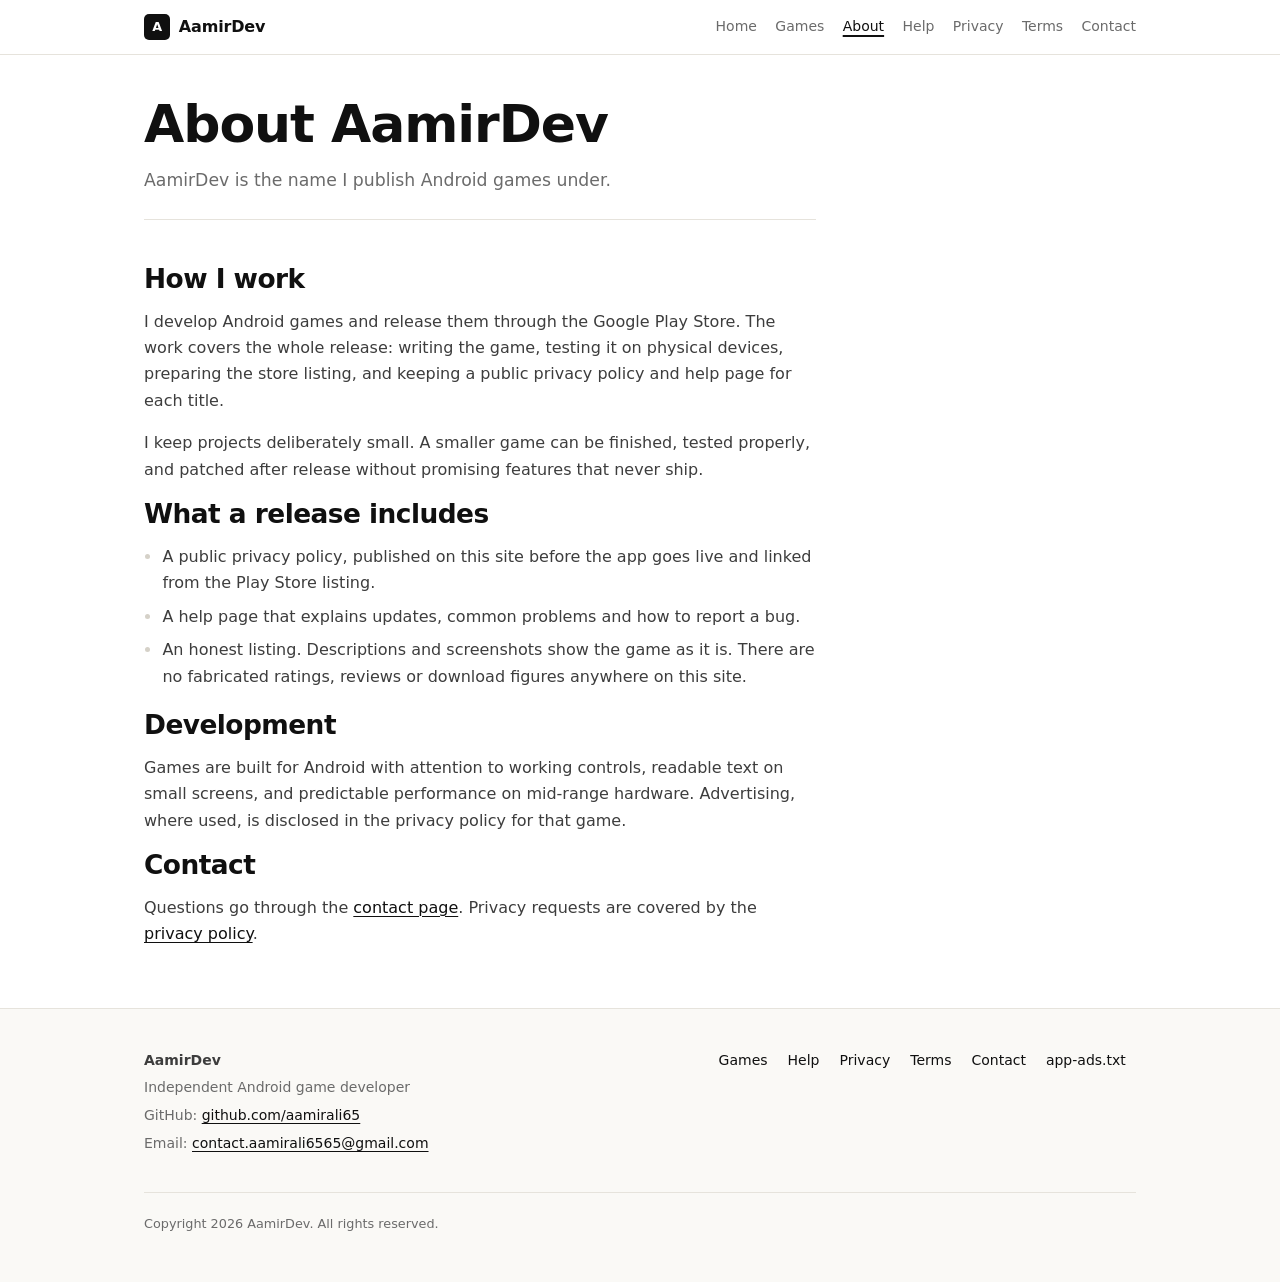
<file: about.html>
<!DOCTYPE html>
<html lang="en">
<head>
<meta charset="utf-8">
<meta name="viewport" content="width=device-width, initial-scale=1">
<title>About - AamirDev</title>
<meta name="description" content="About AamirDev, an independent Android game developer.">
<link rel="icon" href="favicon.svg" type="image/svg+xml">
<link rel="stylesheet" href="style.css?v=2">
</head>
<body>

<header class="site-header">
  <div class="header-inner">
    <a class="brand" href="index.html"><span class="brand-mark" aria-hidden="true">A</span>AamirDev</a>
    <nav class="nav" aria-label="Main">
      <a href="index.html">Home</a>
      <a href="games/">Games</a>
      <a href="about.html" aria-current="page">About</a>
      <a href="support/">Help</a>
      <a href="privacy/">Privacy</a>
      <a href="terms/">Terms</a>
      <a href="contact.html">Contact</a>
    </nav>
  </div>
</header>

<main class="wrap">
  <section class="help-intro">
    <h1>About AamirDev</h1>
    <p class="lead">AamirDev is the name I publish Android games under.</p>
  </section>

  <section class="prose section">
    <h2>How I work</h2>
    <p>I develop Android games and release them through the Google Play Store. The work covers the whole release: writing the game, testing it on physical devices, preparing the store listing, and keeping a public privacy policy and help page for each title.</p>
    <p>I keep projects deliberately small. A smaller game can be finished, tested properly, and patched after release without promising features that never ship.</p>

    <h2>What a release includes</h2>
    <ul>
      <li>A public privacy policy, published on this site before the app goes live and linked from the Play Store listing.</li>
      <li>A help page that explains updates, common problems and how to report a bug.</li>
      <li>An honest listing. Descriptions and screenshots show the game as it is. There are no fabricated ratings, reviews or download figures anywhere on this site.</li>
    </ul>

    <h2>Development</h2>
    <p>Games are built for Android with attention to working controls, readable text on small screens, and predictable performance on mid-range hardware. Advertising, where used, is disclosed in the privacy policy for that game.</p>

    <h2>Contact</h2>
    <p>Questions go through the <a href="contact.html">contact page</a>. Privacy requests are covered by the <a href="privacy/">privacy policy</a>.</p>
  </section>
</main>

<footer class="site-footer">
  <div class="wrap">
    <div class="footer-grid">
      <div>
        <p><strong>AamirDev</strong></p>
        <p class="footer-meta">Independent Android game developer</p>
        <p class="footer-meta">GitHub: <a href="https://github.com/aamirali65">github.com/aamirali65</a></p>
        <p class="footer-meta">Email: <a href="mailto:contact.aamirali6565@gmail.com">contact.aamirali6565@gmail.com</a></p>
      </div>
      <div class="footer-links">
        <a href="games/">Games</a>
        <a href="support/">Help</a>
        <a href="privacy/">Privacy</a>
        <a href="terms/">Terms</a>
        <a href="contact.html">Contact</a>
        <a href="app-ads.txt">app-ads.txt</a>
      </div>
    </div>
    <p class="footer-bottom">Copyright 2026 AamirDev. All rights reserved.</p>
  </div>
</footer>

</body>
</html>
</file>
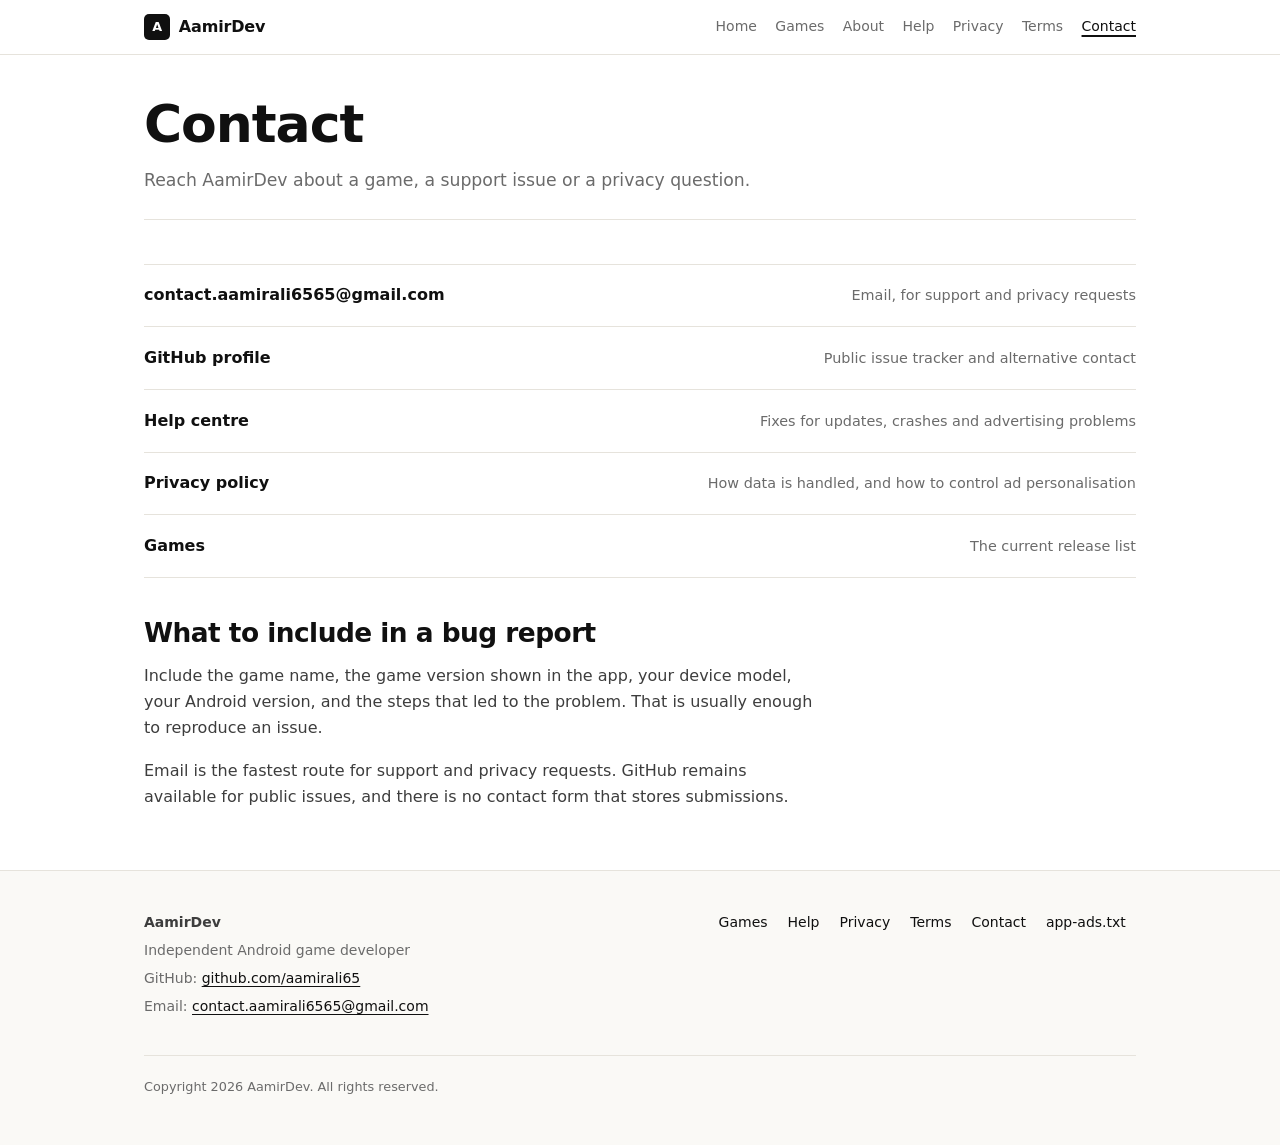
<file: contact.html>
<!DOCTYPE html>
<html lang="en">
<head>
<meta charset="utf-8">
<meta name="viewport" content="width=device-width, initial-scale=1">
<title>Contact - AamirDev</title>
<meta name="description" content="Contact AamirDev about an Android game, support or privacy.">
<link rel="icon" href="favicon.svg" type="image/svg+xml">
<link rel="stylesheet" href="style.css?v=2">
</head>
<body>

<header class="site-header">
  <div class="header-inner">
    <a class="brand" href="index.html"><span class="brand-mark" aria-hidden="true">A</span>AamirDev</a>
    <nav class="nav" aria-label="Main">
      <a href="index.html">Home</a>
      <a href="games/">Games</a>
      <a href="about.html">About</a>
      <a href="support/">Help</a>
      <a href="privacy/">Privacy</a>
      <a href="terms/">Terms</a>
      <a href="contact.html" aria-current="page">Contact</a>
    </nav>
  </div>
</header>

<main class="wrap">
  <section class="help-intro">
    <h1>Contact</h1>
    <p class="lead">Reach AamirDev about a game, a support issue or a privacy question.</p>
  </section>

  <section class="section">
    <ul class="link-list">
      <li>
        <a href="mailto:contact.aamirali6565@gmail.com">contact.aamirali6565@gmail.com</a>
        <span>Email, for support and privacy requests</span>
      </li>
      <li>
        <a href="https://github.com/aamirali65">GitHub profile</a>
        <span>Public issue tracker and alternative contact</span>
      </li>
      <li>
        <a href="support/">Help centre</a>
        <span>Fixes for updates, crashes and advertising problems</span>
      </li>
      <li>
        <a href="privacy/">Privacy policy</a>
        <span>How data is handled, and how to control ad personalisation</span>
      </li>
      <li>
        <a href="games/">Games</a>
        <span>The current release list</span>
      </li>
    </ul>

    <div class="prose" style="margin-top:2.5rem">
      <h2>What to include in a bug report</h2>
      <p>Include the game name, the game version shown in the app, your device model, your Android version, and the steps that led to the problem. That is usually enough to reproduce an issue.</p>
      <p>Email is the fastest route for support and privacy requests. GitHub remains available for public issues, and there is no contact form that stores submissions.</p>
    </div>
  </section>
</main>

<footer class="site-footer">
  <div class="wrap">
    <div class="footer-grid">
      <div>
        <p><strong>AamirDev</strong></p>
        <p class="footer-meta">Independent Android game developer</p>
        <p class="footer-meta">GitHub: <a href="https://github.com/aamirali65">github.com/aamirali65</a></p>
        <p class="footer-meta">Email: <a href="mailto:contact.aamirali6565@gmail.com">contact.aamirali6565@gmail.com</a></p>
      </div>
      <div class="footer-links">
        <a href="games/">Games</a>
        <a href="support/">Help</a>
        <a href="privacy/">Privacy</a>
        <a href="terms/">Terms</a>
        <a href="contact.html">Contact</a>
        <a href="app-ads.txt">app-ads.txt</a>
      </div>
    </div>
    <p class="footer-bottom">Copyright 2026 AamirDev. All rights reserved.</p>
  </div>
</footer>

</body>
</html>
</file>
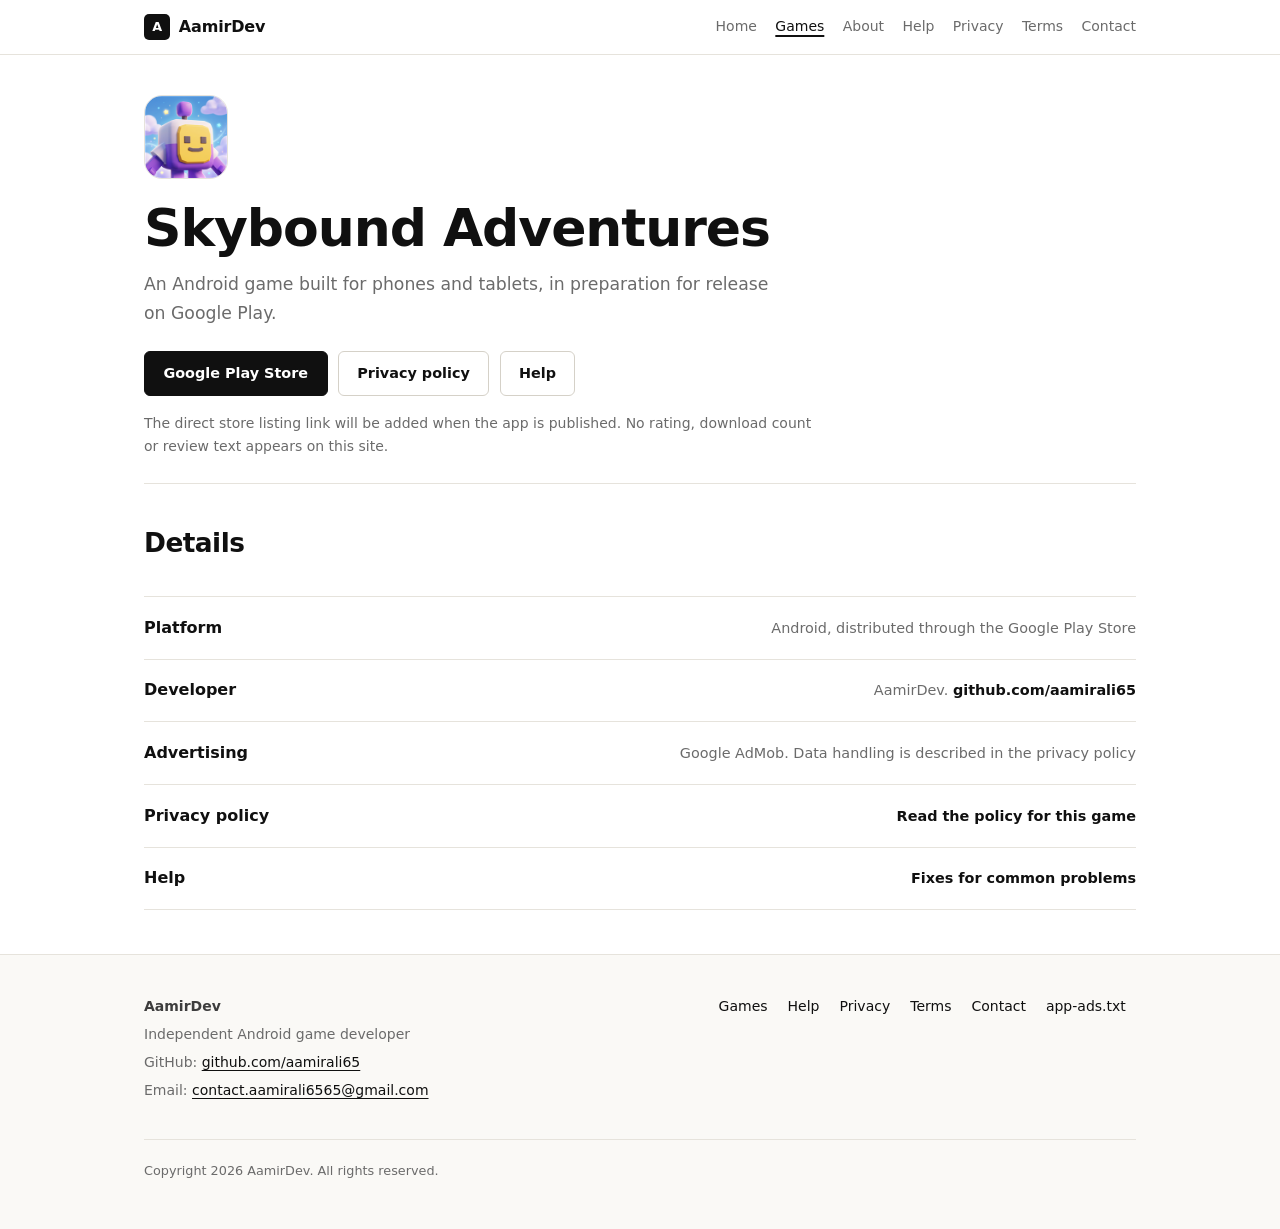
<file: games/skybound-adventures.html>
<!DOCTYPE html>
<html lang="en">
<head>
<meta charset="utf-8">
<meta name="viewport" content="width=device-width, initial-scale=1">
<title>Skybound Adventures - AamirDev</title>
<meta name="description" content="Skybound Adventures, an Android game by AamirDev. Details, privacy policy and help links.">
<link rel="icon" href="../favicon.svg" type="image/svg+xml">
<link rel="stylesheet" href="../style.css?v=2">
</head>
<body>

<header class="site-header">
  <div class="header-inner">
    <a class="brand" href="../index.html"><span class="brand-mark" aria-hidden="true">A</span>AamirDev</a>
    <nav class="nav" aria-label="Main">
      <a href="../index.html">Home</a>
      <a href="../games/" aria-current="page">Games</a>
      <a href="../about.html">About</a>
      <a href="../support/">Help</a>
      <a href="../privacy/">Privacy</a>
      <a href="../terms/">Terms</a>
      <a href="../contact.html">Contact</a>
    </nav>
  </div>
</header>

<main class="wrap">
  <section class="help-intro">
    <img class="game-icon-lg" src="../assets/skybound_icon-192.png" alt="Skybound Adventures game icon" width="84" height="84">
    <h1>Skybound Adventures</h1>
    <p class="lead">An Android game built for phones and tablets, in preparation for release on Google Play.</p>
    <div class="actions" style="justify-content:flex-start;margin-top:1.5rem">
      <a class="btn" href="https://play.google.com/store/apps">Google Play Store</a>
      <a class="btn btn-secondary" href="../privacy/skybound-adventures.html">Privacy policy</a>
      <a class="btn btn-secondary" href="../support/skybound-adventures.html">Help</a>
    </div>
    <p style="margin-top:1rem;font-size:0.875rem;color:var(--muted)">The direct store listing link will be added when the app is published. No rating, download count or review text appears on this site.</p>
  </section>

  <section class="section">
    <div class="section-head">
      <h2>Details</h2>
    </div>
    <ul class="link-list">
      <li>
        <strong>Platform</strong>
        <span>Android, distributed through the Google Play Store</span>
      </li>
      <li>
        <strong>Developer</strong>
        <span>AamirDev. <a href="https://github.com/aamirali65">github.com/aamirali65</a></span>
      </li>
      <li>
        <strong>Advertising</strong>
        <span>Google AdMob. Data handling is described in the privacy policy</span>
      </li>
      <li>
        <strong>Privacy policy</strong>
        <span><a href="../privacy/skybound-adventures.html">Read the policy for this game</a></span>
      </li>
      <li>
        <strong>Help</strong>
        <span><a href="../support/skybound-adventures.html">Fixes for common problems</a></span>
      </li>
    </ul>
  </section>
</main>

<footer class="site-footer">
  <div class="wrap">
    <div class="footer-grid">
      <div>
        <p><strong>AamirDev</strong></p>
        <p class="footer-meta">Independent Android game developer</p>
        <p class="footer-meta">GitHub: <a href="https://github.com/aamirali65">github.com/aamirali65</a></p>
        <p class="footer-meta">Email: <a href="mailto:contact.aamirali6565@gmail.com">contact.aamirali6565@gmail.com</a></p>
      </div>
      <div class="footer-links">
        <a href="../games/">Games</a>
        <a href="../support/">Help</a>
        <a href="../privacy/">Privacy</a>
        <a href="../terms/">Terms</a>
        <a href="../contact.html">Contact</a>
        <a href="../app-ads.txt">app-ads.txt</a>
      </div>
    </div>
    <p class="footer-bottom">Copyright 2026 AamirDev. All rights reserved.</p>
  </div>
</footer>

</body>
</html>
</file>
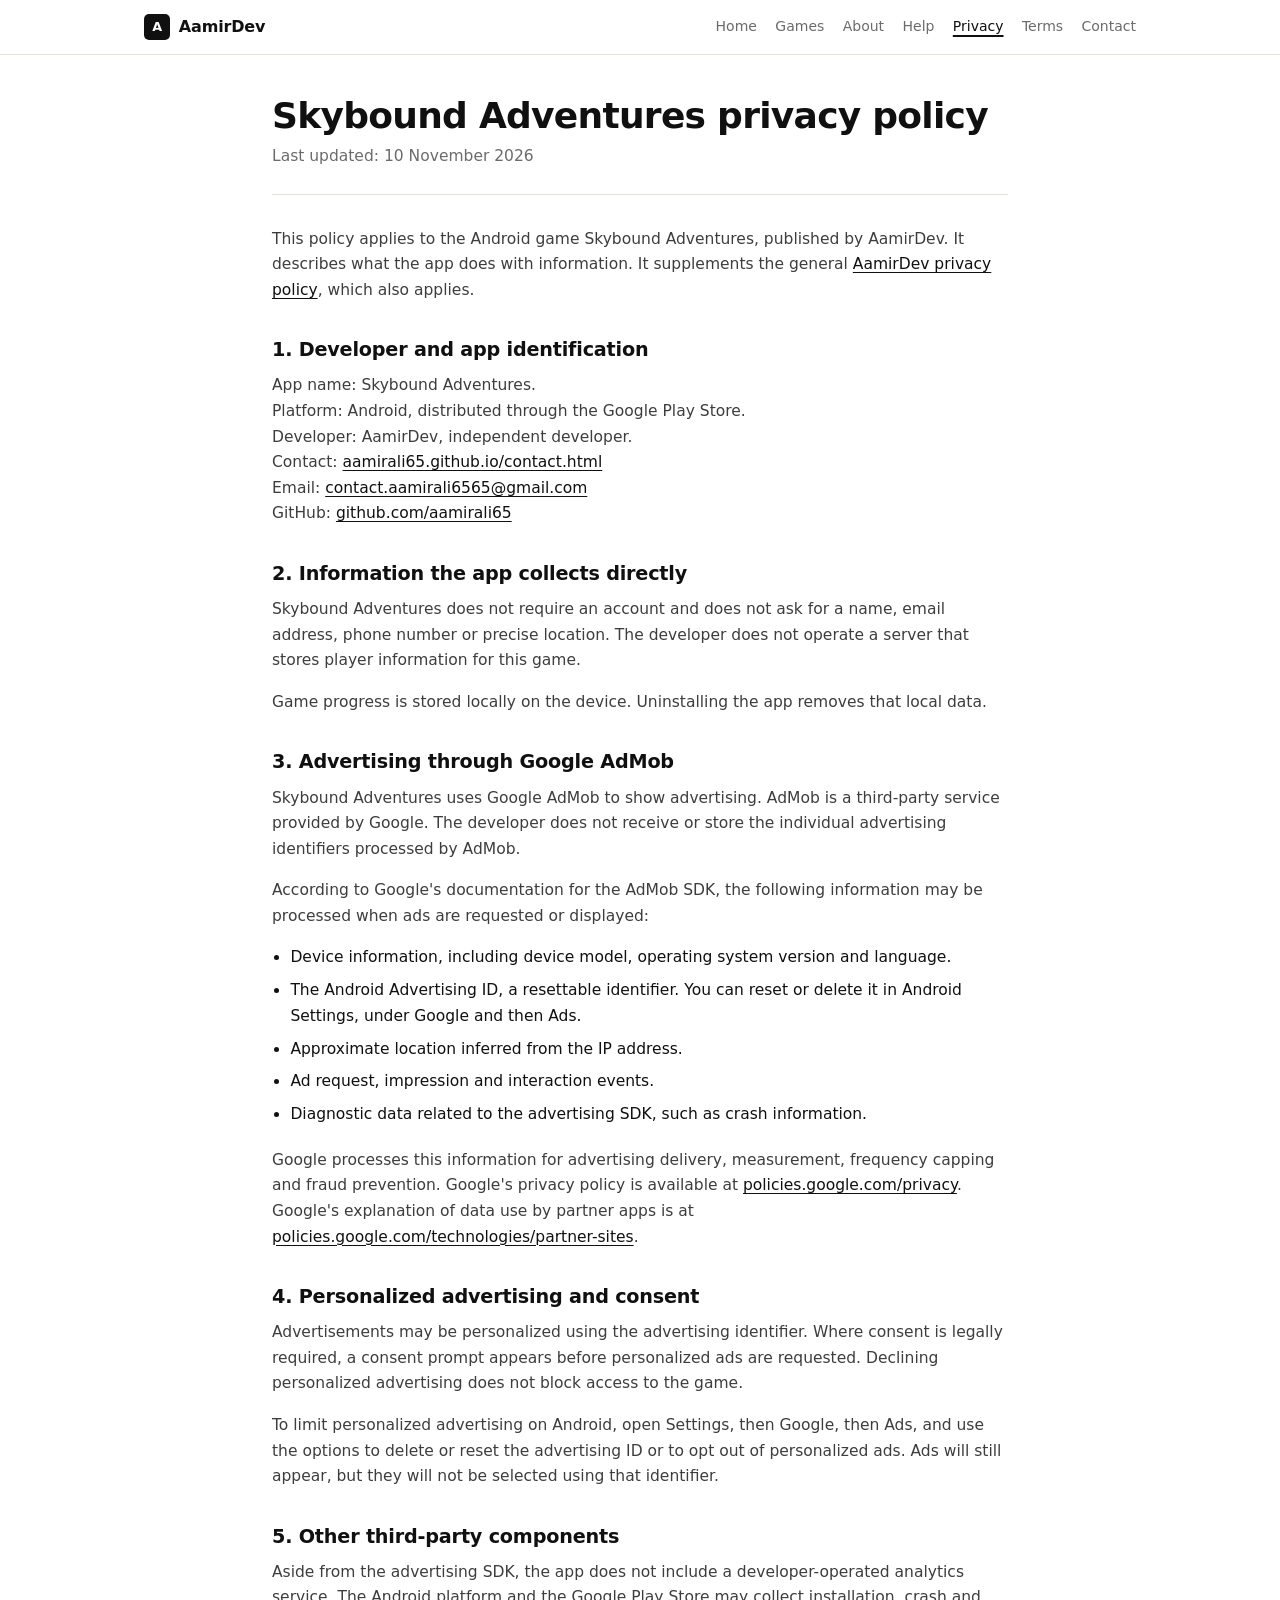
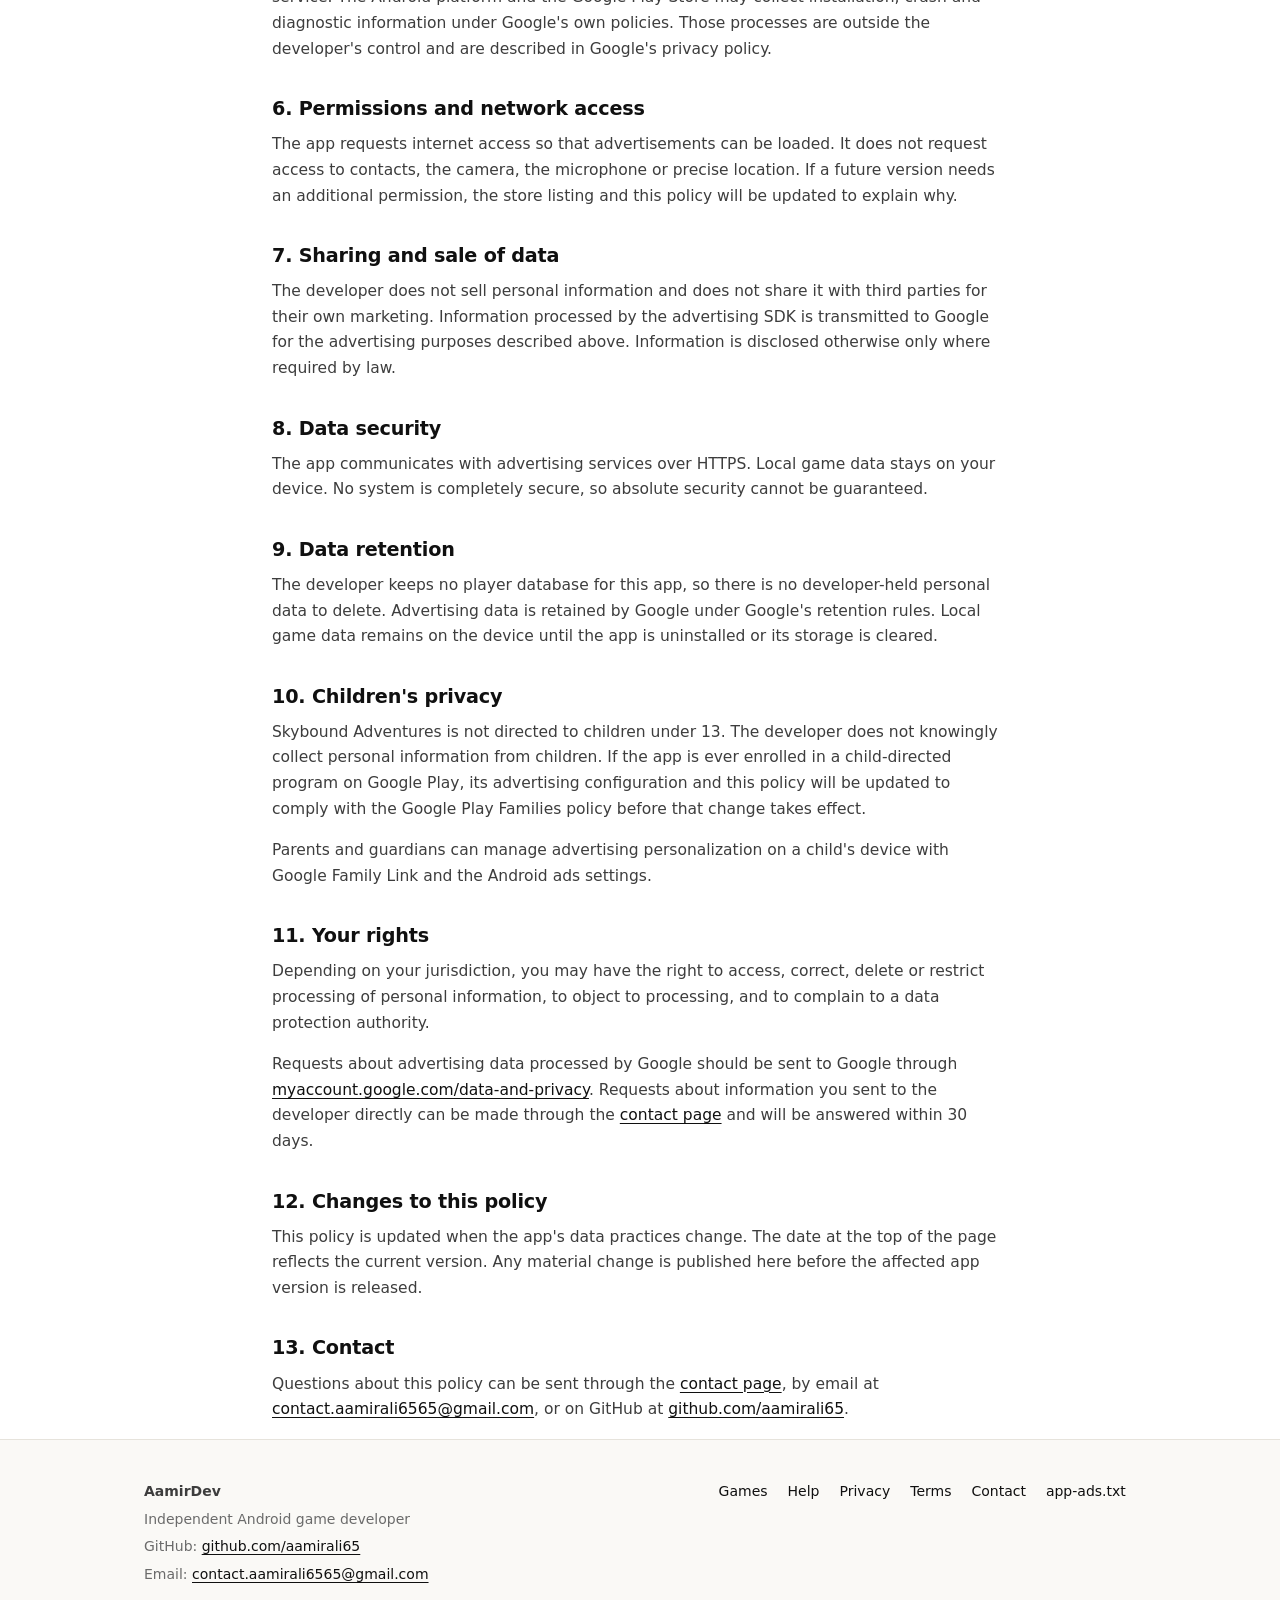
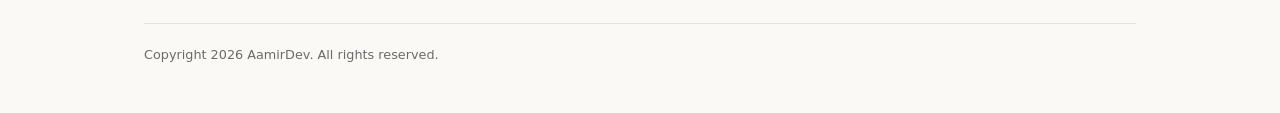
<file: privacy/skybound-adventures.html>
<!DOCTYPE html>
<html lang="en">
<head>
<meta charset="utf-8">
<meta name="viewport" content="width=device-width, initial-scale=1">
<title>Skybound Adventures privacy policy - AamirDev</title>
<meta name="description" content="Privacy policy for Skybound Adventures, an Android game by AamirDev, including Google AdMob advertising.">
<link rel="icon" href="../favicon.svg" type="image/svg+xml">
<link rel="stylesheet" href="../style.css?v=2">
</head>
<body>

<header class="site-header">
  <div class="header-inner">
    <a class="brand" href="../index.html"><span class="brand-mark" aria-hidden="true">A</span>AamirDev</a>
    <nav class="nav" aria-label="Main">
      <a href="../index.html">Home</a>
      <a href="../games/">Games</a>
      <a href="../about.html">About</a>
      <a href="../support/">Help</a>
      <a href="../privacy/" aria-current="page">Privacy</a>
      <a href="../terms/">Terms</a>
      <a href="../contact.html">Contact</a>
    </nav>
  </div>
</header>

<main class="wrap">
  <article class="legal">
    <h1>Skybound Adventures privacy policy</h1>
    <p class="updated">Last updated: 10 November 2026</p>

    <p>This policy applies to the Android game Skybound Adventures, published by AamirDev. It describes what the app does with information. It supplements the general <a href="index.html">AamirDev privacy policy</a>, which also applies.</p>

    <h2>1. Developer and app identification</h2>
    <p>App name: Skybound Adventures.<br>
    Platform: Android, distributed through the Google Play Store.<br>
    Developer: AamirDev, independent developer.<br>
    Contact: <a href="../contact.html">aamirali65.github.io/contact.html</a><br>
    Email: <a href="mailto:contact.aamirali6565@gmail.com">contact.aamirali6565@gmail.com</a><br>
    GitHub: <a href="https://github.com/aamirali65">github.com/aamirali65</a></p>

    <h2>2. Information the app collects directly</h2>
    <p>Skybound Adventures does not require an account and does not ask for a name, email address, phone number or precise location. The developer does not operate a server that stores player information for this game.</p>
    <p>Game progress is stored locally on the device. Uninstalling the app removes that local data.</p>

    <h2>3. Advertising through Google AdMob</h2>
    <p>Skybound Adventures uses Google AdMob to show advertising. AdMob is a third-party service provided by Google. The developer does not receive or store the individual advertising identifiers processed by AdMob.</p>
    <p>According to Google's documentation for the AdMob SDK, the following information may be processed when ads are requested or displayed:</p>
    <ul>
      <li>Device information, including device model, operating system version and language.</li>
      <li>The Android Advertising ID, a resettable identifier. You can reset or delete it in Android Settings, under Google and then Ads.</li>
      <li>Approximate location inferred from the IP address.</li>
      <li>Ad request, impression and interaction events.</li>
      <li>Diagnostic data related to the advertising SDK, such as crash information.</li>
    </ul>
    <p>Google processes this information for advertising delivery, measurement, frequency capping and fraud prevention. Google's privacy policy is available at <a href="https://policies.google.com/privacy">policies.google.com/privacy</a>. Google's explanation of data use by partner apps is at <a href="https://policies.google.com/technologies/partner-sites">policies.google.com/technologies/partner-sites</a>.</p>

    <h2>4. Personalized advertising and consent</h2>
    <p>Advertisements may be personalized using the advertising identifier. Where consent is legally required, a consent prompt appears before personalized ads are requested. Declining personalized advertising does not block access to the game.</p>
    <p>To limit personalized advertising on Android, open Settings, then Google, then Ads, and use the options to delete or reset the advertising ID or to opt out of personalized ads. Ads will still appear, but they will not be selected using that identifier.</p>

    <h2>5. Other third-party components</h2>
    <p>Aside from the advertising SDK, the app does not include a developer-operated analytics service. The Android platform and the Google Play Store may collect installation, crash and diagnostic information under Google's own policies. Those processes are outside the developer's control and are described in Google's privacy policy.</p>

    <h2>6. Permissions and network access</h2>
    <p>The app requests internet access so that advertisements can be loaded. It does not request access to contacts, the camera, the microphone or precise location. If a future version needs an additional permission, the store listing and this policy will be updated to explain why.</p>

    <h2>7. Sharing and sale of data</h2>
    <p>The developer does not sell personal information and does not share it with third parties for their own marketing. Information processed by the advertising SDK is transmitted to Google for the advertising purposes described above. Information is disclosed otherwise only where required by law.</p>

    <h2>8. Data security</h2>
    <p>The app communicates with advertising services over HTTPS. Local game data stays on your device. No system is completely secure, so absolute security cannot be guaranteed.</p>

    <h2>9. Data retention</h2>
    <p>The developer keeps no player database for this app, so there is no developer-held personal data to delete. Advertising data is retained by Google under Google's retention rules. Local game data remains on the device until the app is uninstalled or its storage is cleared.</p>

    <h2>10. Children's privacy</h2>
    <p>Skybound Adventures is not directed to children under 13. The developer does not knowingly collect personal information from children. If the app is ever enrolled in a child-directed program on Google Play, its advertising configuration and this policy will be updated to comply with the Google Play Families policy before that change takes effect.</p>
    <p>Parents and guardians can manage advertising personalization on a child's device with Google Family Link and the Android ads settings.</p>

    <h2>11. Your rights</h2>
    <p>Depending on your jurisdiction, you may have the right to access, correct, delete or restrict processing of personal information, to object to processing, and to complain to a data protection authority.</p>
    <p>Requests about advertising data processed by Google should be sent to Google through <a href="https://myaccount.google.com/data-and-privacy">myaccount.google.com/data-and-privacy</a>. Requests about information you sent to the developer directly can be made through the <a href="../contact.html">contact page</a> and will be answered within 30 days.</p>

    <h2>12. Changes to this policy</h2>
    <p>This policy is updated when the app's data practices change. The date at the top of the page reflects the current version. Any material change is published here before the affected app version is released.</p>

    <h2>13. Contact</h2>
    <p>Questions about this policy can be sent through the <a href="../contact.html">contact page</a>, by email at <a href="mailto:contact.aamirali6565@gmail.com">contact.aamirali6565@gmail.com</a>, or on GitHub at <a href="https://github.com/aamirali65">github.com/aamirali65</a>.</p>
  </article>
</main>

<footer class="site-footer">
  <div class="wrap">
    <div class="footer-grid">
      <div>
        <p><strong>AamirDev</strong></p>
        <p class="footer-meta">Independent Android game developer</p>
        <p class="footer-meta">GitHub: <a href="https://github.com/aamirali65">github.com/aamirali65</a></p>
        <p class="footer-meta">Email: <a href="mailto:contact.aamirali6565@gmail.com">contact.aamirali6565@gmail.com</a></p>
      </div>
      <div class="footer-links">
        <a href="../games/">Games</a>
        <a href="../support/">Help</a>
        <a href="../privacy/">Privacy</a>
        <a href="../terms/">Terms</a>
        <a href="../contact.html">Contact</a>
        <a href="../app-ads.txt">app-ads.txt</a>
      </div>
    </div>
    <p class="footer-bottom">Copyright 2026 AamirDev. All rights reserved.</p>
  </div>
</footer>

</body>
</html>
</file>
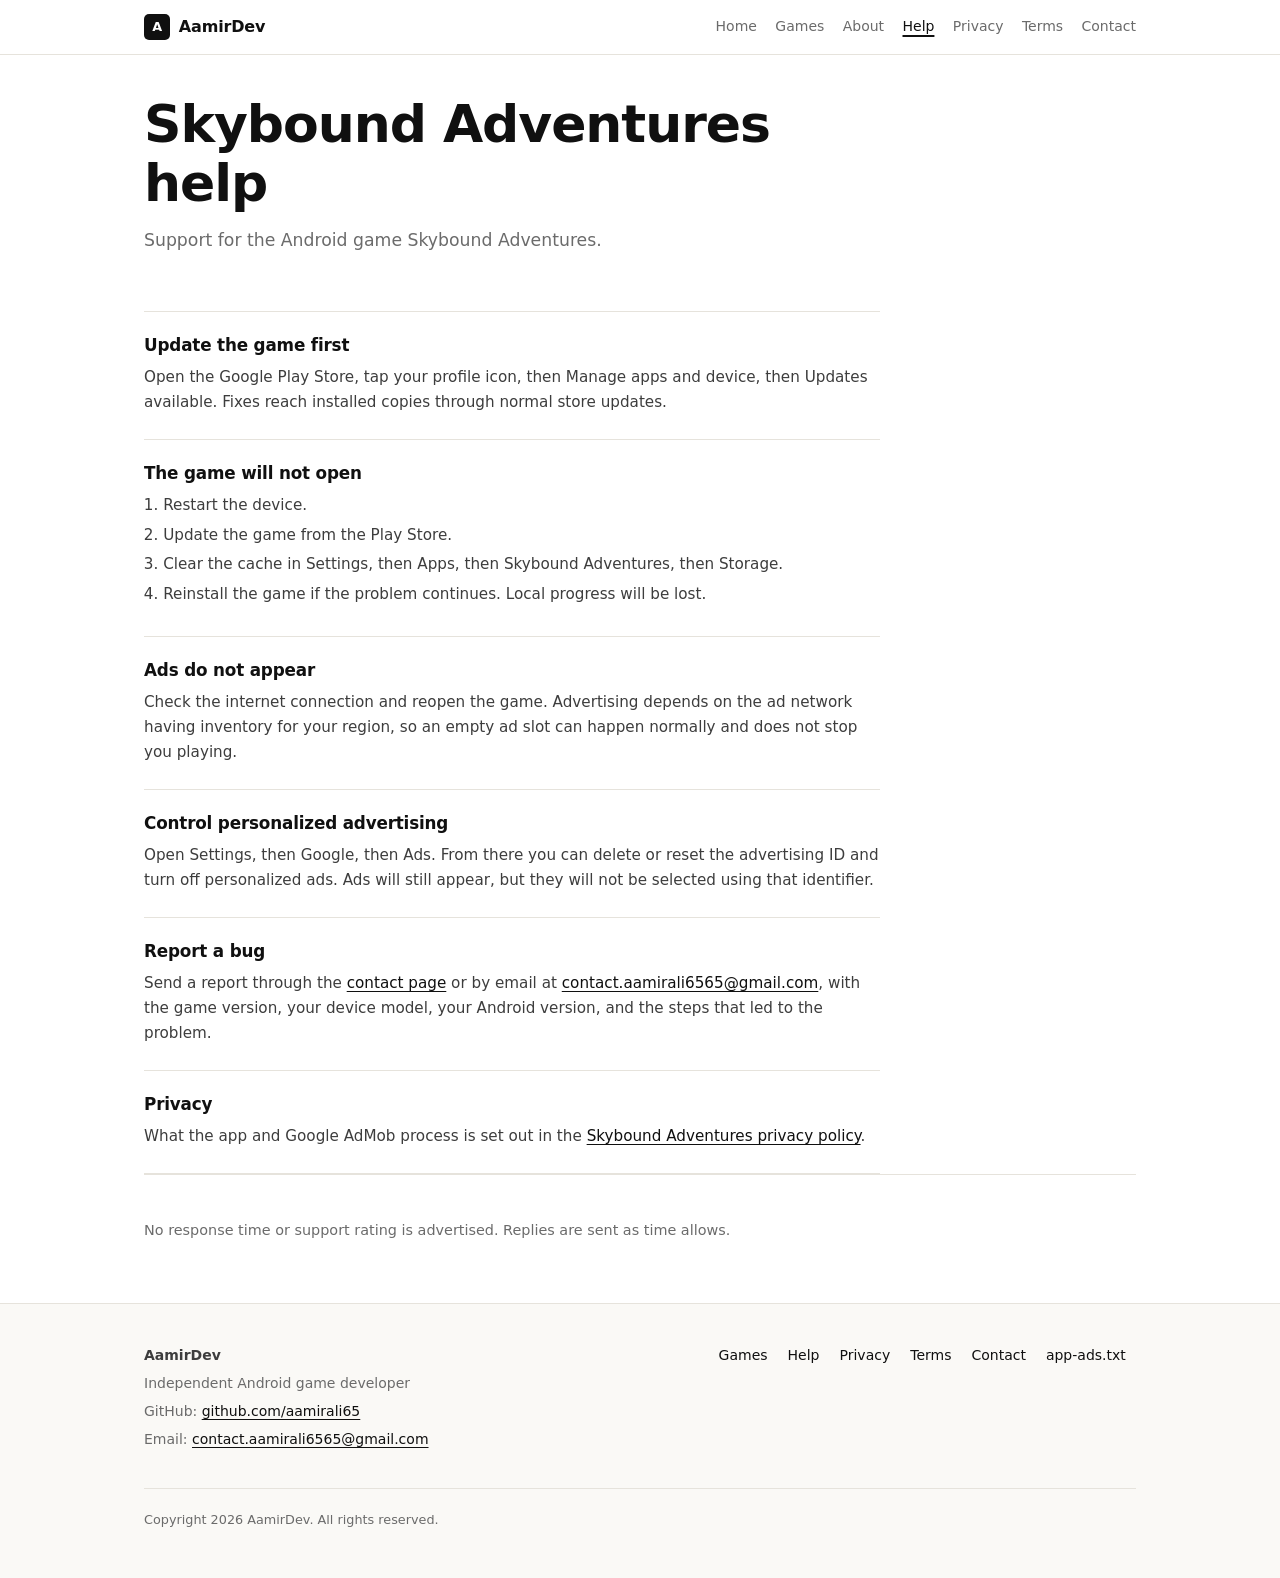
<file: support/skybound-adventures.html>
<!DOCTYPE html>
<html lang="en">
<head>
<meta charset="utf-8">
<meta name="viewport" content="width=device-width, initial-scale=1">
<title>Skybound Adventures help - AamirDev</title>
<meta name="description" content="Help with Skybound Adventures, an Android game by AamirDev.">
<link rel="icon" href="../favicon.svg" type="image/svg+xml">
<link rel="stylesheet" href="../style.css?v=2">
</head>
<body>

<header class="site-header">
  <div class="header-inner">
    <a class="brand" href="../index.html"><span class="brand-mark" aria-hidden="true">A</span>AamirDev</a>
    <nav class="nav" aria-label="Main">
      <a href="../index.html">Home</a>
      <a href="../games/">Games</a>
      <a href="../about.html">About</a>
      <a href="../support/" aria-current="page">Help</a>
      <a href="../privacy/">Privacy</a>
      <a href="../terms/">Terms</a>
      <a href="../contact.html">Contact</a>
    </nav>
  </div>
</header>

<main class="wrap">
  <section class="help-intro">
    <h1>Skybound Adventures help</h1>
    <p class="lead">Support for the Android game Skybound Adventures.</p>
  </section>

  <div class="faq">
    <div class="faq-item">
      <h2>Update the game first</h2>
      <p>Open the Google Play Store, tap your profile icon, then Manage apps and device, then Updates available. Fixes reach installed copies through normal store updates.</p>
    </div>

    <div class="faq-item">
      <h2>The game will not open</h2>
      <ol>
        <li>Restart the device.</li>
        <li>Update the game from the Play Store.</li>
        <li>Clear the cache in Settings, then Apps, then Skybound Adventures, then Storage.</li>
        <li>Reinstall the game if the problem continues. Local progress will be lost.</li>
      </ol>
    </div>

    <div class="faq-item">
      <h2>Ads do not appear</h2>
      <p>Check the internet connection and reopen the game. Advertising depends on the ad network having inventory for your region, so an empty ad slot can happen normally and does not stop you playing.</p>
    </div>

    <div class="faq-item">
      <h2>Control personalized advertising</h2>
      <p>Open Settings, then Google, then Ads. From there you can delete or reset the advertising ID and turn off personalized ads. Ads will still appear, but they will not be selected using that identifier.</p>
    </div>

    <div class="faq-item">
      <h2>Report a bug</h2>
      <p>Send a report through the <a href="../contact.html">contact page</a> or by email at <a href="mailto:contact.aamirali6565@gmail.com">contact.aamirali6565@gmail.com</a>, with the game version, your device model, your Android version, and the steps that led to the problem.</p>
    </div>

    <div class="faq-item">
      <h2>Privacy</h2>
      <p>What the app and Google AdMob process is set out in the <a href="../privacy/skybound-adventures.html">Skybound Adventures privacy policy</a>.</p>
    </div>
  </div>

  <section class="section">
    <p style="font-size:0.9rem;color:var(--muted)">No response time or support rating is advertised. Replies are sent as time allows.</p>
  </section>
</main>

<footer class="site-footer">
  <div class="wrap">
    <div class="footer-grid">
      <div>
        <p><strong>AamirDev</strong></p>
        <p class="footer-meta">Independent Android game developer</p>
        <p class="footer-meta">GitHub: <a href="https://github.com/aamirali65">github.com/aamirali65</a></p>
        <p class="footer-meta">Email: <a href="mailto:contact.aamirali6565@gmail.com">contact.aamirali6565@gmail.com</a></p>
      </div>
      <div class="footer-links">
        <a href="../games/">Games</a>
        <a href="../support/">Help</a>
        <a href="../privacy/">Privacy</a>
        <a href="../terms/">Terms</a>
        <a href="../contact.html">Contact</a>
        <a href="../app-ads.txt">app-ads.txt</a>
      </div>
    </div>
    <p class="footer-bottom">Copyright 2026 AamirDev. All rights reserved.</p>
  </div>
</footer>

</body>
</html>
</file>
<file: style.css>
/*!
 * AamirDev - Android game developer
 * Light editorial theme. Flat colours only, no animation.
 */

:root {
    --paper: #ffffff;
    --paper-soft: #faf9f6;
    --ink: #101010;
    --ink-soft: #3d3d3d;
    --muted: #6b6b6b;
    --line: #e6e3dc;
    --line-strong: #d5d1c8;
    --sand: #f4efe3;
    --mist: #eef2f7;
    --focus: #1f5fae;
    --radius: 6px;
}

* {
    margin: 0;
    padding: 0;
    box-sizing: border-box;
}

html {
    -webkit-text-size-adjust: 100%;
}

body {
    font-family: system-ui, -apple-system, "Segoe UI", Roboto, Helvetica, Arial, sans-serif;
    font-size: 16px;
    line-height: 1.65;
    color: var(--ink);
    background: var(--paper);
    -webkit-font-smoothing: antialiased;
}

img {
    max-width: 100%;
    display: block;
}

a {
    color: var(--ink);
    text-decoration: underline;
    text-underline-offset: 3px;
    text-decoration-thickness: 1px;
}

a:hover {
    color: #000000;
    text-decoration-thickness: 2px;
}

:focus-visible {
    outline: 2px solid var(--focus);
    outline-offset: 3px;
    border-radius: 3px;
}

h1, h2, h3 {
    font-weight: 700;
    line-height: 1.15;
    letter-spacing: -0.02em;
    color: var(--ink);
}

h1 {
    font-size: clamp(2.1rem, 6vw, 3.25rem);
    margin-bottom: 0.75rem;
}

h2 {
    font-size: clamp(1.35rem, 3vw, 1.65rem);
    margin-bottom: 0.9rem;
}

h3 {
    font-size: 1.05rem;
    letter-spacing: -0.01em;
    margin-bottom: 0.4rem;
}

p {
    margin-bottom: 1rem;
    color: var(--ink-soft);
}

p.lead {
    font-size: 1.08rem;
    color: var(--muted);
    max-width: 40rem;
}

/* Header */
.site-header {
    position: sticky;
    top: 0;
    z-index: 20;
    background: var(--paper);
    border-bottom: 1px solid var(--line);
}

.header-inner {
    max-width: 1040px;
    margin: 0 auto;
    padding: 0.85rem 1.5rem;
    display: flex;
    flex-wrap: wrap;
    align-items: center;
    justify-content: space-between;
    gap: 0.6rem 1rem;
}

.brand {
    display: inline-flex;
    align-items: center;
    gap: 0.55rem;
    font-size: 1rem;
    font-weight: 700;
    letter-spacing: -0.01em;
    text-decoration: none;
    color: var(--ink);
}

.brand-mark {
    width: 26px;
    height: 26px;
    border-radius: 5px;
    background: var(--ink);
    color: #ffffff;
    font-size: 0.8rem;
    font-weight: 700;
    display: grid;
    place-items: center;
}

.nav {
    display: flex;
    flex-wrap: wrap;
    gap: 0.35rem 1.15rem;
}

.nav a {
    font-size: 0.875rem;
    color: var(--muted);
    text-decoration: none;
}

.nav a:hover,
.nav a[aria-current="page"] {
    color: var(--ink);
    text-decoration: underline;
    text-decoration-thickness: 2px;
    text-underline-offset: 4px;
}

/* Layout */
.wrap {
    max-width: 1040px;
    margin: 0 auto;
    padding: 0 1.5rem;
}

main {
    padding-bottom: 4rem;
}

.section {
    border-top: 1px solid var(--line);
    padding: 2.75rem 0;
}

.section:first-of-type {
    border-top: 0;
}

.section-head {
    display: flex;
    flex-wrap: wrap;
    align-items: baseline;
    justify-content: space-between;
    gap: 0.5rem 1.5rem;
    margin-bottom: 1.5rem;
}

.section-head p {
    margin: 0;
    font-size: 0.9rem;
    color: var(--muted);
}

/* Hero */
.hero {
    text-align: center;
    padding: 4.5rem 0 3rem;
}

.hero-mark {
    width: 66px;
    height: 66px;
    margin: 0 auto 1.5rem;
    border-radius: 14px;
    background: var(--ink);
    color: #ffffff;
    font-size: 1.7rem;
    font-weight: 700;
    display: grid;
    place-items: center;
    letter-spacing: -0.03em;
}

.hero h1 {
    margin-bottom: 0.9rem;
}

.hero .lead {
    margin: 0 auto 1.9rem;
    text-align: center;
}

.actions {
    display: flex;
    flex-wrap: wrap;
    gap: 0.65rem;
    justify-content: center;
}

/* Buttons: rectangles, small radius */
.btn {
    display: inline-block;
    padding: 0.6rem 1.15rem;
    border: 1px solid var(--ink);
    border-radius: 6px;
    background: var(--ink);
    color: #ffffff;
    font-size: 0.9rem;
    font-weight: 600;
    text-decoration: none;
    cursor: pointer;
}

.btn:hover {
    background: #000000;
    color: #ffffff;
}

.btn-secondary {
    background: transparent;
    color: var(--ink);
    border-color: var(--line-strong);
}

.btn-secondary:hover {
    background: var(--paper-soft);
    color: var(--ink);
    border-color: var(--ink);
}

/* Flat info tiles */
.tiles {
    display: grid;
    grid-template-columns: 1fr 1fr;
    gap: 1rem;
    margin: 2.5rem 0 0;
}

.tile {
    border-radius: 10px;
    padding: 1.5rem;
    min-height: 118px;
    display: flex;
    flex-direction: column;
    justify-content: flex-end;
}

.tile-sand { background: var(--sand); }
.tile-mist { background: var(--mist); }

.tile .value {
    font-size: 1.6rem;
    font-weight: 700;
    letter-spacing: -0.03em;
    line-height: 1.1;
    margin-bottom: 0.25rem;
}

.tile .label {
    font-size: 0.875rem;
    color: var(--muted);
}

/* App list */
.app-row {
    display: flex;
    gap: 1.15rem;
    align-items: flex-start;
    padding: 1.25rem 0;
    border-bottom: 1px solid var(--line);
}

.app-row:first-of-type {
    border-top: 1px solid var(--line);
}

.app-tile {
    flex: 0 0 auto;
    width: 56px;
    height: 56px;
    border-radius: 12px;
    background: var(--mist);
    border: 1px solid var(--line);
    display: grid;
    place-items: center;
    font-weight: 700;
    font-size: 1rem;
    letter-spacing: -0.02em;
    color: var(--ink);
}

.app-body h3 {
    margin-bottom: 0.15rem;
}

.app-body p {
    margin-bottom: 0.45rem;
    font-size: 0.93rem;
    color: var(--muted);
}

.app-body a {
    font-size: 0.9rem;
}

/* Link list */
.link-list {
    list-style: none;
    margin: 0;
    border-top: 1px solid var(--line);
}

.link-list li {
    border-bottom: 1px solid var(--line);
    padding: 1.1rem 0;
    display: flex;
    flex-wrap: wrap;
    align-items: baseline;
    justify-content: space-between;
    gap: 0.35rem 1.5rem;
}

.link-list a {
    font-weight: 600;
    text-decoration: none;
}

.link-list a:hover {
    text-decoration: underline;
}

.link-list span {
    font-size: 0.9rem;
    color: var(--muted);
}

/* Prose */
.prose {
    max-width: 42rem;
}

.prose h3 {
    margin-top: 1.75rem;
}

.prose ul {
    margin: 0 0 1.25rem 1.15rem;
    color: var(--ink-soft);
}

.prose li {
    margin-bottom: 0.45rem;
}

.prose li::marker {
    color: var(--line-strong);
}

/* Legal documents */
.legal {
    max-width: 46rem;
    margin: 0 auto;
    padding-top: 2.5rem;
}

.legal h1 {
    font-size: clamp(1.75rem, 4vw, 2.25rem);
    margin-bottom: 0.5rem;
}

.updated {
    font-size: 0.875rem;
    color: var(--muted);
    padding-bottom: 1.5rem;
    border-bottom: 1px solid var(--line);
    margin-bottom: 2rem;
}

.legal h2 {
    font-size: 1.2rem;
    margin: 2.25rem 0 0.75rem;
    letter-spacing: -0.01em;
}

.legal h3 {
    font-size: 1rem;
    margin: 1.5rem 0 0.5rem;
}

.legal p,
.legal li {
    font-size: 0.97rem;
}

.legal ul {
    margin: 0 0 1.25rem 1.15rem;
}

.legal li {
    margin-bottom: 0.45rem;
}

.legal a {
    word-break: break-word;
}

/* Help center */
.help-intro {
    max-width: 42rem;
    padding: 2.5rem 0 0.5rem;
}

.faq {
    max-width: 46rem;
    border-top: 1px solid var(--line);
    margin-top: 2rem;
}

.faq-item {
    border-bottom: 1px solid var(--line);
    padding: 1.5rem 0;
}

.faq-item h2 {
    font-size: 1.05rem;
    letter-spacing: -0.01em;
    margin-bottom: 0.6rem;
}

.faq-item p,
.faq-item li {
    font-size: 0.95rem;
}

.faq-item ol,
.faq-item ul {
    margin: 0.5rem 0 0.75rem 1.2rem;
    color: var(--ink-soft);
}

.faq-item li {
    margin-bottom: 0.3rem;
}

.faq-item p:last-child,
.faq-item ol:last-child,
.faq-item ul:last-child {
    margin-bottom: 0;
}

/* Footer */
.site-footer {
    border-top: 1px solid var(--line);
    background: var(--paper-soft);
    padding: 2.5rem 0 2rem;
}

.footer-grid {
    display: grid;
    grid-template-columns: 1.3fr 1fr;
    gap: 2rem;
}

.footer-grid p {
    font-size: 0.875rem;
    margin-bottom: 0.3rem;
}

.footer-meta {
    color: var(--muted);
}

.footer-links {
    display: flex;
    flex-wrap: wrap;
    gap: 0.45rem 1.25rem;
    font-size: 0.875rem;
}

.footer-links a {
    color: var(--ink);
    text-decoration: none;
}

.footer-links a:hover {
    text-decoration: underline;
}

.footer-bottom {
    margin-top: 2rem;
    padding-top: 1.25rem;
    border-top: 1px solid var(--line);
    font-size: 0.8rem;
    color: var(--muted);
}

@media (max-width: 640px) {
    .hero {
        padding: 3rem 0 2.25rem;
    }

    .tiles {
        grid-template-columns: 1fr;
    }

    .footer-grid {
        grid-template-columns: 1fr;
        gap: 1.5rem;
    }

    .app-row {
        gap: 1rem;
    }

    .section {
        padding: 2rem 0;
    }
}

@media (prefers-reduced-motion: reduce) {
    * {
        animation: none !important;
        transition: none !important;
        scroll-behavior: auto !important;
    }
}

/* Tile value contrast */
.tile .value { color: var(--ink); }

/* Tiles align left inside the centred hero */
.tile { text-align: left; }

/* Keep the nav on one line on small phones */
@media (max-width: 700px) {
    .header-inner { padding: 0.75rem 1.25rem; }
    .nav { gap: 0.3rem 0.85rem; }
    .nav a { font-size: 0.8rem; }
}

/* Game icon images */
.app-icon { width: 56px; height: 56px; border-radius: 12px; border: 1px solid var(--line); object-fit: cover; flex: 0 0 auto; }
.game-icon-lg { width: 84px; height: 84px; border-radius: 18px; border: 1px solid var(--line); margin-bottom: 1.25rem; }
</file>
